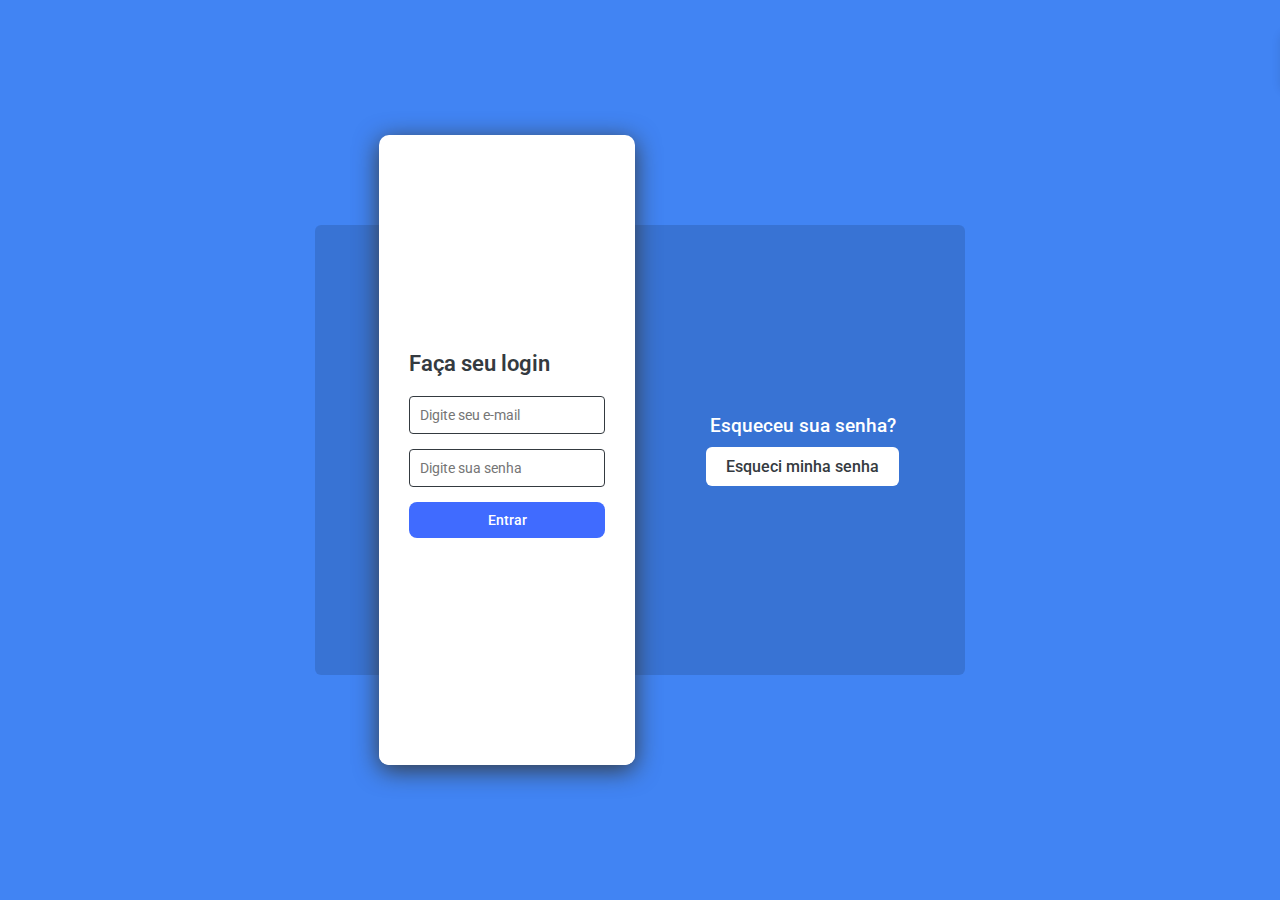
<file: Login/index.html>
<!DOCTYPE html>
<html lang="pt-br">
  <head>
    <meta charset="UTF-8" />
    <meta name="viewport" content="width=device-width, initial-scale=1.0" />
    <link rel="stylesheet" href="Views/css/login.css" />
    <script src="https://cdnjs.cloudflare.com/ajax/libs/gsap/3.9.1/gsap.min.js"></script>
    <title>Login</title>
  </head>
  <body>
    <div class="container">
      <div class="box sigin">
        <h2>Já possui uma conta?</h2>
        <button class="btnSigin">Acesse</button>
      </div>
      <div class="box forgotPassword">
        <h2>Esqueceu sua senha?</h2>
        <button class="btnEsqueciSenha">Esqueci minha senha</button>
      </div>
      <div class="formBox">
        <div class="form signinForm">
          <form action="#">
            <h3>Faça seu login</h3>
            <input type="text" placeholder="Digite seu e-mail" />
            <input type="password" placeholder="Digite sua senha" />
            <input type="submit" value="Entrar" formaction="../PainelAdministrativo/Pesquisa/index.html">
          </form>
          <h2>Esqueceu sua senha?</h2>
          <button class="btnEsqueciSenha">Esqueci minha senha</button>
        </div>

        <div class="form forgotPasswordForm">
          <form action="#">
            <h3>Informe seu e-mail</h3>
            <input
              type="email"
              id="txtEmail"
              placeholder="Qual seu e-mail cadastrado?"
            />
            <div class="content">
              <button class="button">
                Enviar e-mail <span class="loader"></span>
              </button>
            </div>
          </form>
          <h2>Já possui uma conta?</h2>
          <button class="btnSigin">Acesse</button>
        </div>
      </div>
    </div>

    <div class="toast">
      <div class="toast-content">
        <i class="material-icons">warning</i>
        <div class="message">
          <span class="text text-1"></span>
          <span class="text text-2"></span>
        </div>
      </div>
      <div class="progress"></div>
    </div>
    
    <script src="Views/js/login.js"></script>
  </body>
</html>
</file>
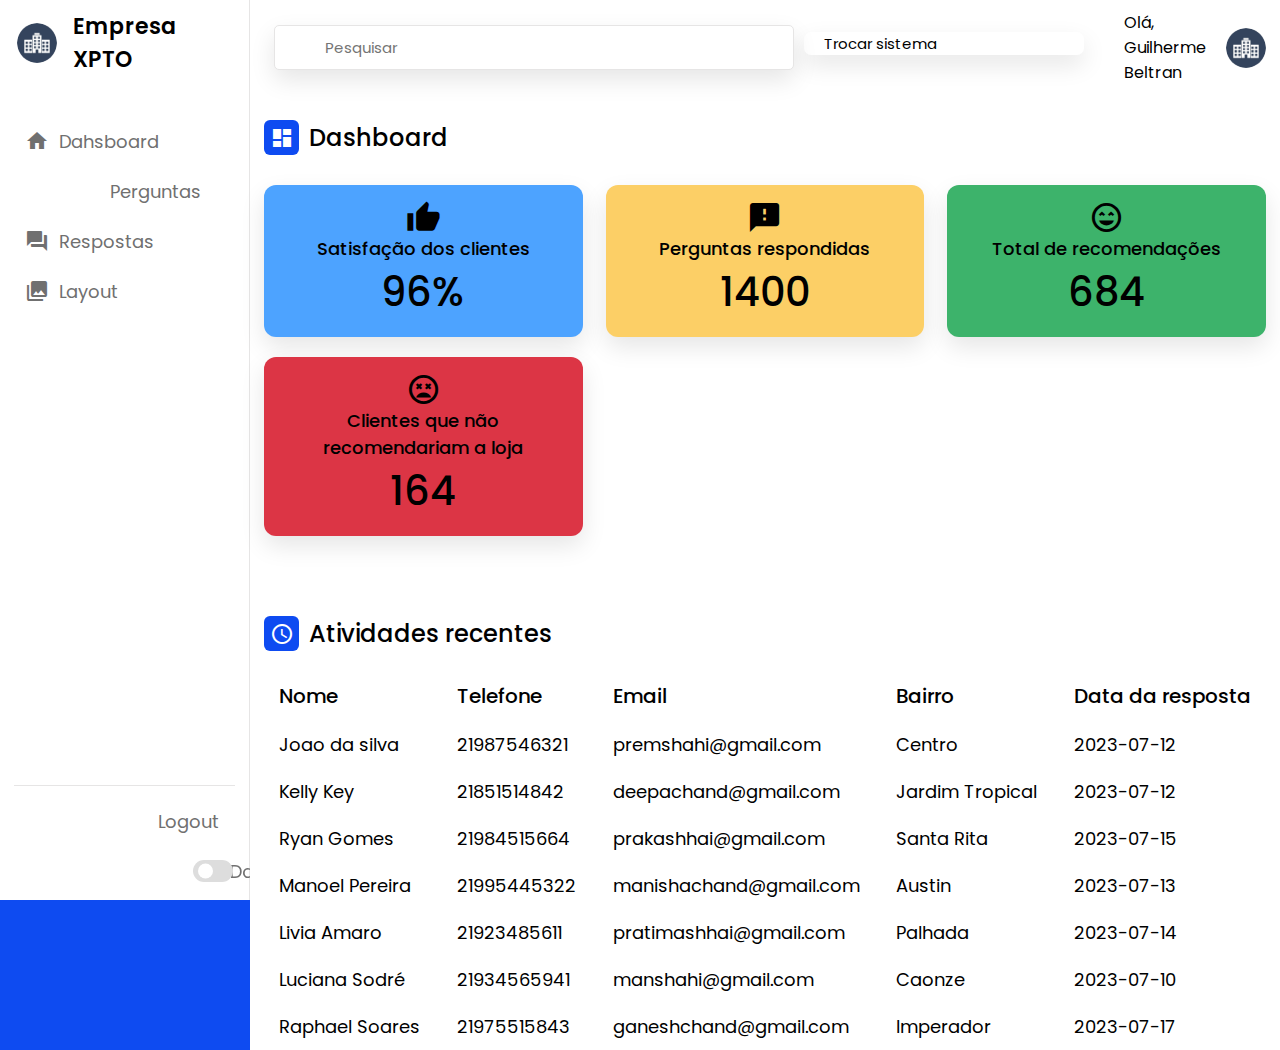
<file: PainelAdministrativo/Pesquisa/index.html>
<!DOCTYPE html>
<html lang="pt-br">
<head>
    <meta charset="UTF-8">
    <meta http-equiv="X-UA-Compatible" content="IE=edge">
    <meta name="viewport" content="width=device-width, initial-scale=1.0">
    
    <!----======== CSS ======== -->
    <link rel="stylesheet" href="Views/css/dashboard.css">
     
    <!----===== Iconscout CSS ===== -->
    <link rel="stylesheet" href="https://unicons.iconscout.com/release/v4.0.0/css/line.css">

    <title>Dashboard | Painel Adminstrativo</title>
</head>
<body>
    <!----======== MENU ======== -->
    <nav>
        <div class="logo-name">
            <div class="logo-image">
               <img src="Views/img/empresaxpto.png" alt="">
            </div>

            <span class="logo_name">Empresa XPTO</span>
        </div>

        <div class="menu-items">
            <ul class="nav-links">
                <li><a href="index.html">
                    <i class="material-icons">home</i>
                    <span class="link-name">Dahsboard</span>
                </a></li>
                <li><a href="perguntas.html">
                    <i class="material-icons">quiz</i>
                    <span class="link-name">Perguntas</span>
                </a></li>
                <li><a href="respostas.html">
                    <i class="material-icons">question_answer</i>
                    <span class="link-name">Respostas</span>
                </a></li>
                <li><a href="layout.html">
                    <i class="material-icons">collections</i>
                    <span class="link-name">Layout</span>
                </a></li>
            </ul>
            
            <ul class="logout-mode">
                <li><a href="#">
                    <i class="material-icons">logout</i>
                    <span class="link-name">Logout</span>
                </a></li>

                <li class="mode">
                    <a href="#">
                        <i class="material-icons">dark_mode</i>
                    <span class="link-name">Dark Mode</span>
                </a>

                <div class="mode-toggle">
                  <span class="switch"></span>
                </div>
            </li>
            </ul>
        </div>
    </nav>
    <!----======== FIM MENU ======== -->
    <!----======== CONTEÚDO DA PÁGINA ======== -->
    <section class="dashboard">
        <!----======== HEADER ======== -->
        <div class="top">
            <i class="uil uil-bars sidebar-toggle"></i>

            <div class="search-box">
                <i class="uil uil-search"></i>
                <input type="text" placeholder="Pesquisar">
            </div>
            <div class="sistemas">
                <div class="wrapper sistemas">
                    <div class="select-btn">
                      <span>Trocar sistema</span>
                      <i class="uil uil-angle-down"></i>
                    </div>
                    <div class="content">
                      <div class="search">
                        <i class="material-icons">search</i>
                        <input spellcheck="false" type="text" placeholder="Navegar entre sistemas">
                      </div>
                      <ul class="options"></ul>
                    </div>
                  </div>
            </div>
            <div class="nome_usuario">
                Olá, Guilherme Beltran
            </div>

            <div class="imagens">
                <img src="Views/img/empresaxpto.png" alt="">
            </div>
            
        </div>
        <!----======== FIM HEADER ======== -->
        <!----======== CONTEÚDO DASHBOARD ======== -->
        <div class="dash-content">
            <!----======== GRAFICOS E DADOS DASHBOARD ======== -->
            <div class="overview">
                <div class="title">
                    <i class="material-icons">dashboard</i>
                    <span class="text">Dashboard</span>
                </div>

                <div class="boxes">
                    <div class="box box1">
                        <i class="material-icons">thumb_up</i>
                        <span class="text">Satisfação dos clientes</span>
                        <span class="number">96%</span>
                    </div>
                    <div class="box box2">
                        <i class="material-icons">feedback</i>
                        <span class="text">Perguntas respondidas</span>
                        <span class="number">1400</span>
                    </div>
                    <div class="box box3">
                        <i class="material-icons">sentiment_very_satisfied</i>
                        <span class="text">Total de recomendações</span>
                        <span class="number">684</span>
                    </div>
                    <div class="box box4">
                        <i class="material-icons">sentiment_very_dissatisfied</i>
                        <span class="text">Clientes que não recomendariam a loja</span>
                        <span class="number">164</span>
                    </div>
                </div>
            </div>
            <!----======== FIM GRAFICOS E DADOS DASHBOARD ======== -->
            <!----======== TABELA ATIVIDADES RECENTES ======== -->
            <div class="activity">
                <div class="title">
                    <i class="material-icons">schedule</i>
                    <span class="text">Atividades recentes</span>
                </div>

                <div class="activity-data">
                    <div class="data names">
                        <span class="data-title">Nome</span>
                        <span class="data-list">Joao da silva</span>
                        <span class="data-list">Kelly Key</span>
                        <span class="data-list">Ryan Gomes</span>
                        <span class="data-list">Manoel Pereira</span>
                        <span class="data-list">Livia Amaro</span>
                        <span class="data-list">Luciana Sodré</span>
                        <span class="data-list">Raphael Soares</span>
                    </div>
                    <div class="data telefone">
                        <span class="data-title">Telefone</span>
                        <span class="data-list">21987546321</span>
                        <span class="data-list">21851514842</span>
                        <span class="data-list">21984515664</span>
                        <span class="data-list">21995445322</span>
                        <span class="data-list">21923485611</span>
                        <span class="data-list">21934565941</span>
                        <span class="data-list">21975515843</span>
                    </div>
                    <div class="data email">
                        <span class="data-title">Email</span>
                        <span class="data-list">premshahi@gmail.com</span>
                        <span class="data-list">deepachand@gmail.com</span>
                        <span class="data-list">prakashhai@gmail.com</span>
                        <span class="data-list">manishachand@gmail.com</span>
                        <span class="data-list">pratimashhai@gmail.com</span>
                        <span class="data-list">manshahi@gmail.com</span>
                        <span class="data-list">ganeshchand@gmail.com</span>
                    </div>
                    <div class="data status">
                        <span class="data-title">Bairro</span>
                        <span class="data-list">Centro</span>
                        <span class="data-list">Jardim Tropical</span>
                        <span class="data-list">Santa Rita</span>
                        <span class="data-list">Austin</span>
                        <span class="data-list">Palhada</span>
                        <span class="data-list">Caonze</span>
                        <span class="data-list">Imperador</span>
                    </div>
                    <div class="data data-resposta">
                        <span class="data-title">Data da resposta</span>
                        <span class="data-list">2023-07-12</span>
                        <span class="data-list">2023-07-12</span>
                        <span class="data-list">2023-07-15</span>
                        <span class="data-list">2023-07-13</span>
                        <span class="data-list">2023-07-14</span>
                        <span class="data-list">2023-07-10</span>
                        <span class="data-list">2023-07-17</span>
                    </div>
                    
                </div>
            </div>
            <!----======== FIM TABELA ATIVIDADES RECENTES ======== -->
        </div>
        <!----======== CONTEÚDO DASHBOARD ======== -->
    </section>
    <!----======== FIM CONTEÚDO DA PÁGINA ======== -->

    <script src="Views/js/darkMode.js"></script>
    <script src="Views/js/comboBox.js"></script>
</body>
</html>
</file>
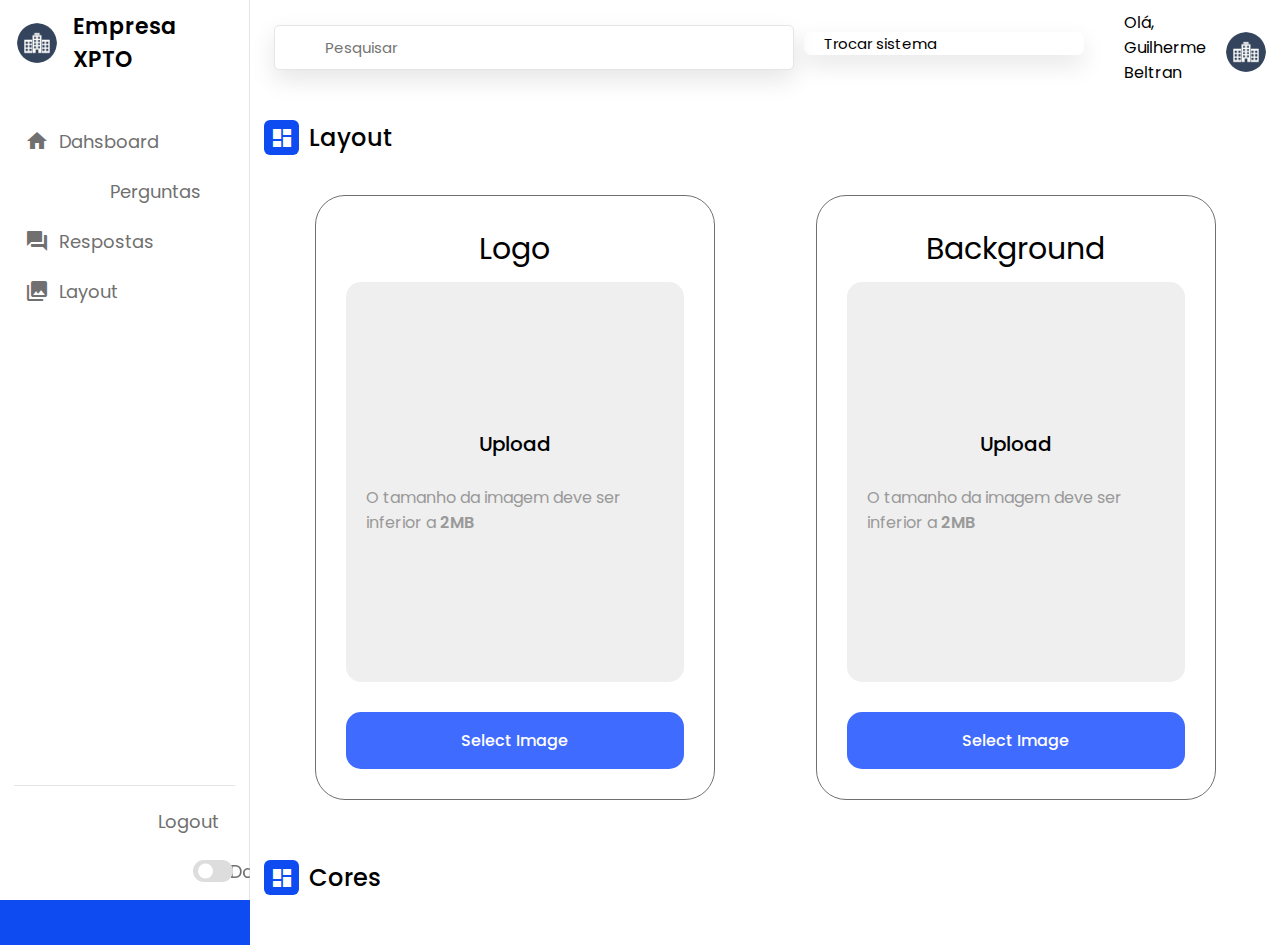
<file: PainelAdministrativo/Pesquisa/layout.html>
<!DOCTYPE html>
<html lang="pt-br">
  <head>
    <meta charset="UTF-8" />
    <meta http-equiv="X-UA-Compatible" content="IE=edge" />
    <meta name="viewport" content="width=device-width, initial-scale=1.0" />

    <!----======== CSS ======== -->
    <link rel="stylesheet" href="Views/css/layout.css" />

    <!----===== Iconscout CSS ===== -->
    <link
      rel="stylesheet"
      href="https://unicons.iconscout.com/release/v4.0.0/css/line.css"
    />

    <title>Layout | Painel Adminstrativo</title>
  </head>
  <body>
    <!----======== MENU ======== -->
    <nav>
      <div class="logo-name">
        <div class="logo-image">
          <img src="Views/img/empresaxpto.png" alt="" />
        </div>

        <span class="logo_name">Empresa XPTO</span>
      </div>

      <div class="menu-items">
        <ul class="nav-links">
          <li>
            <a href="index.html">
              <i class="material-icons">home</i>
              <span class="link-name">Dahsboard</span>
            </a>
          </li>
          <li>
            <a href="perguntas.html">
              <i class="material-icons">quiz</i>
              <span class="link-name">Perguntas</span>
            </a>
          </li>
          <li>
            <a href="respostas.html">
              <i class="material-icons">question_answer</i>
              <span class="link-name">Respostas</span>
            </a>
          </li>
          <li>
            <a href="layout.html">
              <i class="material-icons">collections</i>
              <span class="link-name">Layout</span>
            </a>
          </li>
        </ul>

        <ul class="logout-mode">
          <li>
            <a href="#">
              <i class="material-icons">logout</i>
              <span class="link-name">Logout</span>
            </a>
          </li>

          <li class="mode">
            <a href="#">
              <i class="material-icons">dark_mode</i>
              <span class="link-name">Dark Mode</span>
            </a>

            <div class="mode-toggle">
              <span class="switch"></span>
            </div>
          </li>
        </ul>
      </div>
    </nav>
    <!----======== FIM MENU ======== -->
    <!----======== CONTEÚDO DA PÁGINA ======== -->
    <section class="dashboard">
      <!----======== HEADER ======== -->
      <div class="top">
        <i class="uil uil-bars sidebar-toggle"></i>

        <div class="search-box">
          <i class="uil uil-search"></i>
          <input type="text" placeholder="Pesquisar" />
        </div>
        <div class="sistemas">
          <div class="wrapper sistemas">
            <div class="select-btn">
              <span>Trocar sistema</span>
              <i class="uil uil-angle-down"></i>
            </div>
            <div class="content">
              <div class="search">
                <i class="material-icons">search</i>
                <input
                  spellcheck="false"
                  type="text"
                  placeholder="Navegar entre sistemas"
                />
              </div>
              <ul class="options"></ul>
            </div>
          </div>
        </div>
        <div class="nome_usuario">Olá, Guilherme Beltran</div>

        <div class="imagens">
          <img src="Views/img/empresaxpto.png" alt="" />
        </div>
      </div>
      <!----======== FIM HEADER ======== -->
      <!----======== CONTEÚDO DASHBOARD ======== -->
      <div class="dash-content">
        <!----======== GRAFICOS E DADOS DASHBOARD ======== -->
        <div class="overview">
          <div class="title">
            <i class="material-icons">dashboard</i>
            <span class="text">Layout</span>
          </div>

          <div class="imagens">
            <div class="container logo">
              <span class="text">Logo</span>
              <input type="file" id="file_logo" accept="image/*" hidden>
              <div class="img-area" data-img="">
                <i class="uil uil-cloud-upload"></i>
                <h3>Upload</h3>
                <p>O tamanho da imagem deve ser inferior a <span>2MB</span></p>
              </div>
              <button class="select-image">Select Image</button>
            </div>
            <div class="container background">
              <span class="text">Background</span>
              <input type="file" id="file_background" accept="image/*" hidden>
              <div class="img-area" data-img="">
                <i class="uil uil-cloud-upload"></i>
                <h3>Upload</h3>
                <p>O tamanho da imagem deve ser inferior a <span>2MB</span></p>
              </div>
              <button class="select-image">Select Image</button>
            </div>
          </div>

          <div class="title">
            <i class="material-icons">dashboard</i>
            <span class="text">Cores</span>
          </div>

        </div>
        <!----======== FIM GRAFICOS E DADOS DASHBOARD ======== -->
      </div>
      <!----======== CONTEÚDO DASHBOARD ======== -->
    </section>
    <!----======== FIM CONTEÚDO DA PÁGINA ======== -->

    <script src="Views/js/darkMode.js"></script>
    <script src="Views/js/comboBox.js"></script>
    <script src="Views/js/file.js"></script>
  </body>
</html>
</file>
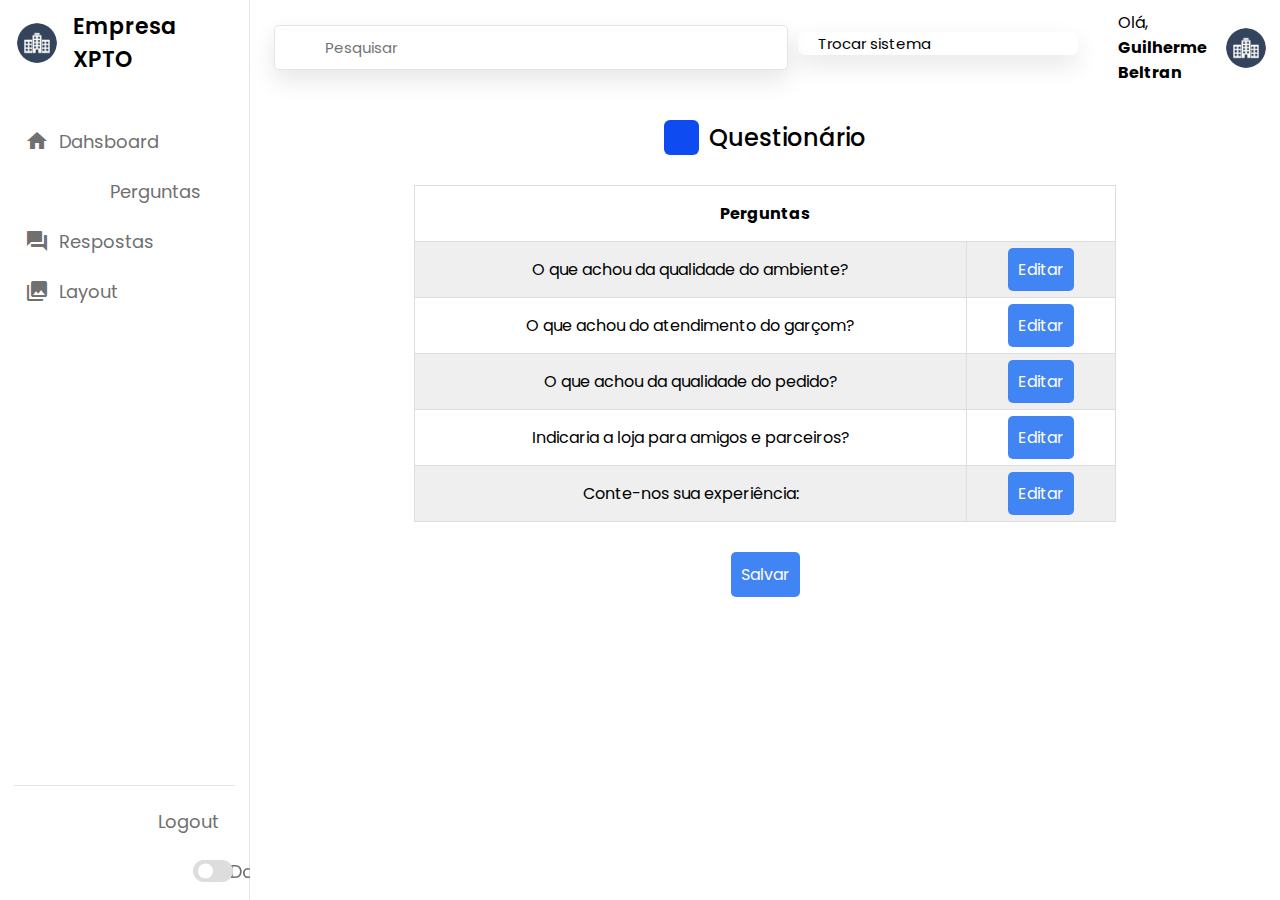
<file: PainelAdministrativo/Pesquisa/perguntas.html>
<!DOCTYPE html>
<html lang="pt-br">
  <head>
    <meta charset="UTF-8" />
    <meta http-equiv="X-UA-Compatible" content="IE=edge" />
    <meta name="viewport" content="width=device-width, initial-scale=1.0" />

    <!----======== CSS ======== -->
    <link rel="stylesheet" href="Views/css/perguntas.css" />

    <!----===== Iconscout CSS ===== -->
    <link
      rel="stylesheet"
      href="https://unicons.iconscout.com/release/v4.0.0/css/line.css"
    />
    <!----===== Ajax ===== -->
    <link rel="stylesheet" href="https://cdnjs.cloudflare.com/ajax/libs/font-awesome/6.2.0/css/all.min.css"/>

    <title>Perguntas | Painel Adminstrativo</title>
  </head>
  <body>
    <!----======== MENU ======== -->
    <nav>
      <div class="logo-name">
        <div class="logo-image">
          <img src="Views/img/empresaxpto.png" alt="" />
        </div>

        <span class="logo_name">Empresa XPTO</span>
      </div>

      <div class="menu-items">
        <ul class="nav-links">
          <li>
            <a href="index.html">
              <i class="material-icons">home</i>
              <span class="link-name">Dahsboard</span>
            </a>
          </li>
          <li>
            <a href="perguntas.html">
              <i class="material-icons">quiz</i>
              <span class="link-name">Perguntas</span>
            </a>
          </li>
          <li>
            <a href="respostas.html">
              <i class="material-icons">question_answer</i>
              <span class="link-name">Respostas</span>
            </a>
          </li>
          <li>
            <a href="layout.html">
              <i class="material-icons">collections</i>
              <span class="link-name">Layout</span>
            </a>
          </li>
        </ul>

        <ul class="logout-mode">
          <li>
            <a href="#">
              <i class="material-icons">logout</i>
              <span class="link-name">Logout</span>
            </a>
          </li>

          <li class="mode">
            <a href="#">
              <i class="material-icons">dark_mode</i>
              <span class="link-name">Dark Mode</span>
            </a>

            <div class="mode-toggle">
              <span class="switch"></span>
            </div>
          </li>
        </ul>
      </div>
    </nav>
    <!----======== FIM MENU ======== -->
    <!----======== CONTEÚDO DA PÁGINA ======== -->
    <section class="dashboard">
      <!----======== HEADER ======== -->
      <div class="top">
        <i class="uil uil-bars sidebar-toggle"></i>

        <div class="search-box">
          <i class="uil uil-search"></i>
          <input type="text" placeholder="Pesquisar" />
        </div>
        <div class="sistemas">
          <div class="wrapper sistemas">
            <div class="select-btn">
              <span>Trocar sistema</span>
              <i class="uil uil-angle-down"></i>
            </div>
            <div class="content">
              <div class="search">
                <i class="material-icons">search</i>
                <input
                  spellcheck="false"
                  type="text"
                  placeholder="Navegar entre sistemas"
                />
              </div>
              <ul class="options"></ul>
            </div>
          </div>
        </div>
        <div class="nome_usuario">Olá, <b>Guilherme Beltran</b></div>

        <div class="imagens">
          <img src="Views/img/empresaxpto.png" alt="" />
        </div>
      </div>
      <!----======== FIM HEADER ======== -->
      <!----======== CONTEÚDO DASHBOARD ======== -->
      <div class="dash-content">
        <!----======== TABELA QUESTIONÁRIO ======== -->
        <div class="activity">
          <div class="title">
            <i class="material-icons">quiz</i>
            <span class="text">Questionário</span>
          </div>

          
          <div class="activity-data">
            <table>
              <tr>
                <th hidden>Id</th>
                <th colspan="3">Perguntas</th>
              </tr>
              <tr>
                <td id="idPergunta1" hidden>1</td>
                <td id="1">O que achou da qualidade do ambiente?</td>
                <td><a href="#" role="button" class="btnEditar pergunta1">Editar</a></td>
              </tr>
              <tr>
                <td id="idPergunta2" hidden>2</td>
                <td id="2">O que achou do atendimento do garçom?</td>
                <td><a href="#" role="button" class="btnEditar pergunta2">Editar</a></td>
              </tr>
              <tr>
                <td id="idPergunta3" hidden>3</td>
                <td id="3">O que achou da qualidade do pedido?</td>
                <td><a href="#" role="button" class="btnEditar pergunta3">Editar</a></td>
              </tr>
              <tr>
                <td id="idPergunta4" hidden>4</td>
                <td id="4">Indicaria a loja para amigos e parceiros?</td>
                <td><a href="#" role="button" class="btnEditar pergunta4">Editar</a></td>
              </tr>
              <tr>
                <td id="idPergunta5" hidden>5</td>
                <td id="5">Conte-nos sua experiência:</td>
                <td><a href="#" role="button" class="btnEditar pergunta5">Editar</a></td>
              </tr>
            </table>
          </div>
        </div>
        <!----======== FIM TABELA QUESTIONÁRIO ======== -->
        <div class="manipularForm">
          <a href="#" role="button" class="btnSalvar" id="success">Salvar</a>
        </div>

        <!----======== MODAL EDITAR ======== -->
        <section class="section_modal editar">
            <span class="overlay"></span>
            <div class="modal-box">
                <i class="uil uil-edit"></i>
              <h2>Alterar pergunta</h2>
              <input type="text" placeholder="Pesquisar" />
              <div class="buttons">
                <button class="btnFinalizarAlteracao" id="btnFinalizarAlteracao">Finalizar alteração</button>
                <button class="close-btn" id="close-btn">Fechar</button>
              </div>
            </div>
          </section>
        <!----======== FIM MODAL EDITAR ======== -->

        <!----======== MODAL SALVAR ======== -->
        <ul class="notifications"></ul>
        <!----======== FIM MODAL SALVAR ======== -->

      </div>
      <!----======== FIM CONTEÚDO DASHBOARD ======== -->
    </section>

    <!----======== FIM CONTEÚDO DA PÁGINA ======== -->

    <script src="Views/js/darkMode.js"></script>
    <script src="Views/js/comboBox.js"></script>
    <script src="Views/js/modalEditar.js"></script>
    <script src="Views/js/notificacao.js"></script>
</html>
</file>
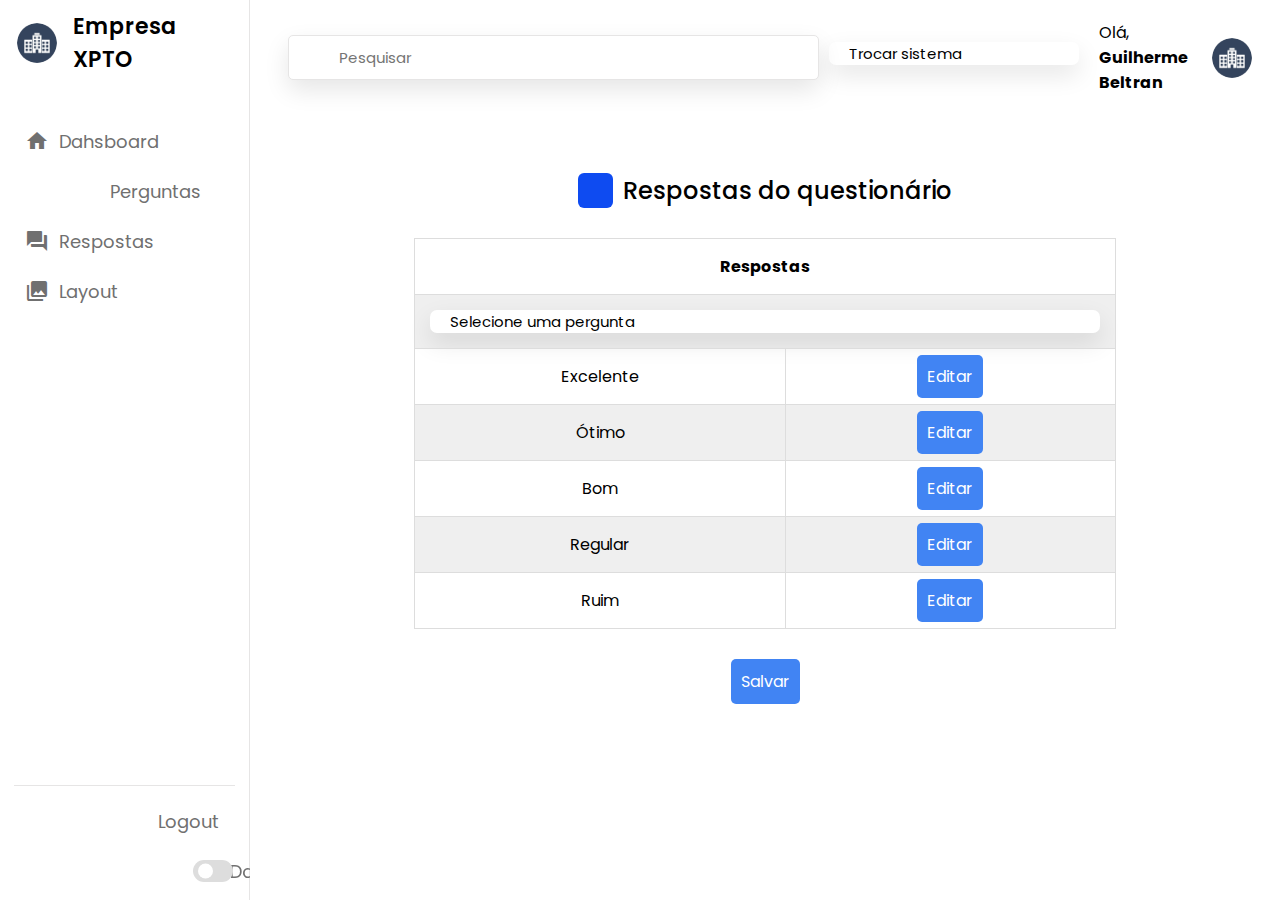
<file: PainelAdministrativo/Pesquisa/respostas.html>
<!DOCTYPE html>
<html lang="pt-br">
  <head>
    <meta charset="UTF-8" />
    <meta http-equiv="X-UA-Compatible" content="IE=edge" />
    <meta name="viewport" content="width=device-width, initial-scale=1.0" />

    <!----======== CSS ======== -->
    <link rel="stylesheet" href="Views/css/respostas.css" />

    <!----===== Iconscout CSS ===== -->
    <link
      rel="stylesheet"
      href="https://unicons.iconscout.com/release/v4.0.0/css/line.css"
    />
    <!----===== Ajax ===== -->
    <link rel="stylesheet" href="https://cdnjs.cloudflare.com/ajax/libs/font-awesome/6.2.0/css/all.min.css"/>

    <title>Respostas | Painel Adminstrativo</title>
  </head>
  <body>
    <!----======== MENU ======== -->
    <nav>
      <div class="logo-name">
        <div class="logo-image">
          <img src="Views/img/empresaxpto.png" alt="" />
        </div>

        <span class="logo_name">Empresa XPTO</span>
      </div>

      <div class="menu-items">
        <ul class="nav-links">
          <li>
            <a href="index.html">
              <i class="material-icons">home</i>
              <span class="link-name">Dahsboard</span>
            </a>
          </li>
          <li>
            <a href="perguntas.html">
              <i class="material-icons">quiz</i>
              <span class="link-name">Perguntas</span>
            </a>
          </li>
          <li>
            <a href="respostas.html">
              <i class="material-icons">question_answer</i>
              <span class="link-name">Respostas</span>
            </a>
          </li>
          <li>
            <a href="layout.html">
              <i class="material-icons">collections</i>
              <span class="link-name">Layout</span>
            </a>
          </li>
        </ul>

        <ul class="logout-mode">
          <li>
            <a href="#">
              <i class="material-icons">logout</i>
              <span class="link-name">Logout</span>
            </a>
          </li>

          <li class="mode">
            <a href="#">
              <i class="material-icons">dark_mode</i>
              <span class="link-name">Dark Mode</span>
            </a>

            <div class="mode-toggle">
              <span class="switch"></span>
            </div>
          </li>
        </ul>
      </div>
    </nav>
    <!----======== FIM MENU ======== -->
    <!----======== CONTEÚDO DA PÁGINA ======== -->
    <section class="dashboard">
      <!----======== HEADER ======== -->
      <div class="top">
        <i class="uil uil-bars sidebar-toggle"></i>

        <div class="search-box">
          <i class="uil uil-search"></i>
          <input type="text" placeholder="Pesquisar" />
        </div>
        <div class="sistemas">
          <div class="wrapper sistemas">
            <div class="select-btn">
              <span>Trocar sistema</span>
              <i class="uil uil-angle-down"></i>
            </div>
            <div class="content">
              <div class="search">
                <i class="material-icons">search</i>
                <input
                  spellcheck="false"
                  type="text"
                  placeholder="Navegar entre sistemas"
                />
              </div>
              <ul class="options"></ul>
            </div>
          </div>
        </div>
        <div class="nome_usuario">Olá, <b>Guilherme Beltran</b></div>

        <div class="imagens">
          <img src="Views/img/empresaxpto.png" alt="" />
        </div>
      </div>
      <!----======== FIM HEADER ======== -->
      <!----======== CONTEÚDO DASHBOARD ======== -->
      <div class="dash-content">
        <!----======== TABELA QUESTIONÁRIO ======== -->
        <div class="activity">
          <div class="title">
            <i class="material-icons">quiz</i>
            <span class="text">Respostas do questionário</span>
          </div>

          
          <div class="activity-data">
            <table>
              <tr>
                <th hidden>Id</th>
                <th colspan="3">Respostas</th>
              </tr>
              <tr>
                <td colspan="3">
                    <div class="perguntas">
                        <div class="wrapper perguntas">
                          <div class="select-btn perguntas">
                            <span>Selecione uma pergunta</span>
                            <i class="uil uil-angle-down"></i>
                          </div>
                          <div class="content">
                            <div class="search">
                              <i class="material-icons">search</i>
                              <input
                                spellcheck="false"
                                type="text"
                                placeholder="Escolha uma pergunta"
                              />
                            </div>
                            <ul class="options"></ul>
                          </div>
                        </div>
                      </div>
                </td>
              </tr>
              <tr>
                <td id="idPergunta1" hidden>1</td>
                <td colspan="2" id="1">Excelente</td>
                <td><a href="#" role="button" class="btnEditar pergunta1">Editar</a></td>
              </tr>
              <tr>
                <td id="idPergunta2" hidden>2</td>
                <td colspan="2"  id="2">Ótimo</td>
                <td><a href="#" role="button" class="btnEditar pergunta2">Editar</a></td>
              </tr>
              <tr>
                <td id="idPergunta3" hidden>3</td>
                <td colspan="2"  id="3">Bom</td>
                <td><a href="#" role="button" class="btnEditar pergunta3">Editar</a></td>
              </tr>
              <tr>
                <td id="idPergunta4" hidden>4</td>
                <td colspan="2"  id="4">Regular</td>
                <td><a href="#" role="button" class="btnEditar pergunta4">Editar</a></td>
              </tr>
              <tr>
                <td id="idPergunta5" hidden>5</td>
                <td colspan="2"  id="5">Ruim</td>
                <td><a href="#" role="button" class="btnEditar pergunta5">Editar</a></td>
              </tr>
            </table>
          </div>
        </div>
        <!----======== FIM TABELA QUESTIONÁRIO ======== -->
        <div class="manipularForm">
          <a href="#" role="button" class="btnSalvar" id="success">Salvar</a>
        </div>

        <!----======== MODAL EDITAR ======== -->
        <section class="section_modal editar">
            <span class="overlay"></span>
            <div class="modal-box">
                <i class="uil uil-edit"></i>
              <h2>Alterar pergunta</h2>
              <input type="text" placeholder="Pesquisar" />
              <div class="buttons">
                <button class="btnFinalizarAlteracao" id="btnFinalizarAlteracao">Finalizar alteração</button>
                <button class="close-btn" id="close-btn">Fechar</button>
              </div>
            </div>
          </section>
        <!----======== FIM MODAL EDITAR ======== -->

        <!----======== MODAL SALVAR ======== -->
        <ul class="notifications"></ul>
        <!----======== FIM MODAL SALVAR ======== -->

      </div>
      <!----======== FIM CONTEÚDO DASHBOARD ======== -->
    </section>

    <!----======== FIM CONTEÚDO DA PÁGINA ======== -->

    <script src="Views/js/darkMode.js"></script>
    <script src="Views/js/comboBox.js"></script>
    <script src="Views/js/comboBoxRespostas"></script>
    <script src="Views/js/modalEditar.js"></script>
    <script src="Views/js/notificacao.js"></script>
</html>
</file>
<file: Login/Views/css/login.css>
@charset "UTF-8";
@import url(https://fonts.googleapis.com/css?family=Arimo:400,700|Roboto:300i,400,400i,500,700|Material+Icons&display=swap);
:root {
  --blue: #013bfa;
  --indigo: #6610f2;
  --purple: #6f42c1;
  --pink: #e83e8c;
  --red: #dc3545;
  --orange: #fd7e14;
  --yellow: #fdb813;
  --green: #28a745;
  --teal: #20c997;
  --cyan: #17a2b8;
  --white: #fff;
  --gray: #6c757d;
  --gray-dark: #343a40;
  --black: #000;
  --primary: #28a745;
  --secondary: #f9f9f9;
  --success: #3db36b;
  --info: #4184f3;
  --warning: #fccf66;
  --danger: #dc3545;
  --light: #efefef;
  --dark: #343a40;
  --colorTitle: #406bff;
}
* {
  margin: 0;
  padding: 0;
  box-sizing: border-box;
  font-family: "Roboto", sans-serif;
}
body {
  display: flex;
  justify-content: center;
  align-items: center;
  min-height: 100vh;
  background-color: var(--info);
}
/* .slide{
    background-color: #406bff;
} */
.container {
  position: relative;
  width: 50vw;
  height: 50vh;
  max-width: 800px;
  min-width: 650px;
  background-color: rgba(0, 0, 0, 0.125);
  display: flex;
  justify-content: center;
  align-items: center;
  border-radius: 6px;
  margin-right: 30px;
  margin-left: 30px;
}
.container .box {
  position: relative;
  width: 50%;
  height: 100%;
  z-index: 10;
  display: flex;
  justify-content: center;
  align-items: center;
  flex-direction: column;
  padding: 40px;
}
.container .box h2 {
  color: var(--white);
  font-size: 1.2rem;
  font-weight: 500;
  margin-bottom: 10px;
}
.container .box button {
  cursor: pointer;
  padding: 10px 20px;
  background-color: var(--white);
  color: var(--dark);
  font-size: 16px;
  font-weight: 500;
  border: none;
  border-radius: 6px;
  outline: none;
}
.formBox {
  position: absolute;
  left: 5vw;
  min-width: 200px;
  width: 20vw;
  min-height: 280px;
  height: 70vh;
  border-radius: 10px;
  background-color: var(--white);
  z-index: 1000;
  box-shadow: 0 5px 25px var(--gray-dark);
  transition: 0.5s;
  transition-delay: 0.1s;
  overflow: hidden;
}
.slide .formBox {
  left: 17vw;
}
.formBox .form {
  position: absolute;
  top: 0;
  left: 0;
  width: 100%;
  height: 100%;
  display: flex;
  flex-direction: column;
  justify-content: center;
  align-items: center;
  transition: 0.5s;
  background-color: var(--white);
  margin-top: 50px;
}
.formBox .form.forgotPasswordForm {
  top: 100%;
  transition-delay: 0s;
}
.slide .formBox .form.forgotPasswordForm {
  top: 0;
  transition-delay: 0.5s;
}
.formBox .form.signinForm {
  top: 0;
  transition-delay: 0.5s;
}
.slide .formBox .form.signinForm {
  top: -100%;
  transition-delay: 0s;
}
.formBox .form form {
  display: flex;
  flex-direction: column;
  padding: 0 30px;
  width: 100%;
}
.formBox .form form h3 {
  font-size: 1.4rem;
  color: var(--gray-dark);
  margin-bottom: 20px;
  font-weight: 600;
}
.formBox .form form input {
  width: 100%;
  margin-bottom: 15px;
  padding: 10px;
  outline: none;
  font-size: 0.88rem;
  border: 1px solid var(--gray-dark);
  border-radius: 4px;
}
.formBox .form form input[type="submit"] {
  background-color: var(--colorTitle);
  border: none;
  border-radius: 8px;
  color: var(--white);
  cursor: pointer;
  font-weight: 500;
}
.form.signinForm h2 {
  visibility: hidden;
  margin-top: 30px;
}
.form.signinForm button.btnEsqueciSenha {
  cursor: pointer;
  padding: 10px 20px;
  background-color: #5b96f7;
  color: var(--white);
  font-size: 16px;
  font-weight: 500;
  border: none;
  border-radius: 6px;
  outline: none;
  visibility: hidden;
}
.slide .form.forgotPasswordForm h2 {
  visibility: hidden;
  margin-top: 30px;
}
.slide .form.forgotPasswordForm button.btnSigin {
  cursor: pointer;
  padding: 10px 20px;
  background-color: #5b96f7;
  color: var(--white);
  font-size: 16px;
  font-weight: 500;
  border: none;
  border-radius: 6px;
  outline: none;
  visibility: hidden;
}

@media (max-width: 1276px) {
  .container {
    margin-right: 50px;
    margin-left: 50px;
    height: 330px;
  }

  .box {
    margin-right: 30px;
    margin-left: 30px;
  }
  .container .box h2 {
    visibility: hidden;
  }
  .container .box button {
    visibility: hidden;
  }
  .form.signinForm h2 {
    visibility: visible;
  }
  .form.signinForm button.btnEsqueciSenha {
    visibility: visible;
    font-size: 15px;
    margin-top: 5px;
  }
  .slide .form.forgotPasswordForm h2 {
    visibility: visible;
    font-size: 20px;
  }
  .slide .form.forgotPasswordForm button.btnSigin {
    visibility: visible;
  }
  .slide .formBox {
    left: auto;
    min-width: 250px;
    height: 400px;
  }
  .formBox {
    left: auto;
    min-width: 320px;
    height: 400px;
  }
  .formBox .form.signinForm {
    top: -20px;
  }
  .form.signinForm h2 {
    margin-top: 0;
    font-size: 20px;
  }
  .formBox .form form {
    padding: 0 25px;
  }
}
@media (max-width: 768px) {
  .container {
    min-width: 460px;
  }
  .formBox {
    left: auto;
    min-width: 300px;
    height: 400px;
  }
  .formBox .form form {
    padding: 0 28px;
  }
  .slide .form.forgotPasswordForm h2 {
    font-size: 20px;
  }
}
@media (max-width: 540px) {
  .container {
    margin-right: 50px;
    margin-left: 50px;
    min-width: 450px;
    height: 330px;
  }
  .formBox .form form {
    padding: 0 25px;
  }
}

@media (max-width: 450px) {
  .container {
    min-width: 300px;
  }
  .formBox {
    left: auto;
    min-width: 260px;
  }
  .slide .formBox {
    left: auto;
    min-width: 260px;
  }
  .formBox .form form {
    padding: 0 30px;
  }
  .form.signinForm h2,
  .slide .form.forgotPasswordForm h2 {
    font-size: 18px;
  }
  .form.signinForm button.btnEsqueciSenha,
  .slide .form.forgotPasswordForm button.btnSigin {
    font-size: 14px;
  }
}

.button {
  position: relative;
  font-family: "Roboto", sans-serif;
  font-weight: bold;
  background: var(--colorTitle);
  color: #fff;
  border-radius: 6px;
  border: 0;
  height: 36px;
  width: 100%;
  line-height: 36px;
  cursor: pointer;
  transition-duration: 0.3s;
  outline: none;
}
.button:hover {
  background: #5980ff;
}

.loader {
  transition-duration: 2.5s;
  left: 0;
  bottom: 0;
  position: absolute;
  width: 0;
  height: 4px;
  border-radius: 50px;
  background: var(--colorTitle);
}

.toast {
  position: fixed;
  top: 25px;
  right: 30px;
  border-radius: 12px;
  background: var(--light);
  padding: 20px 35px 20px 25px;
  box-shadow: 0 5px 10px rgba(0, 0, 0, 0.1);
  border-left: 15px solid var(--warning);
  overflow: hidden;
  transform: translateX(calc(100% + 30px));
  transition: all 0.5s cubic-bezier(0.68, -0.55, 0.265, 1.35);
  z-index: 10000;
}

.toast.active {
  transform: translateX(0%);
}

.toast .toast-content {
  display: flex;
  align-items: center;
}

.toast-content .check {
  display: flex;
  align-items: center;
  justify-content: center;
  height: 35px;
  width: 35px;
  background-color: #4070f4;
  color: #fff;
  font-size: 20px;
  border-radius: 50%;
}

.toast-content .message {
  display: flex;
  flex-direction: column;
  margin: 0 20px;
}

.message .text {
  font-size: 20px;
  font-weight: 400;
  color: #666666;
}

.message .text.text-1 {
  font-weight: 600;
  color: #333;
}

.toast .close {
  position: absolute;
  top: 10px;
  right: 15px;
  padding: 5px;
  cursor: pointer;
  opacity: 0.7;
}

.toast .close:hover {
  opacity: 1;
}

.toast .progress {
  position: absolute;
  bottom: 0;
  left: 0;
  height: 3px;
  width: 100%;
  background: #ddd;
}

.toast .progress:before {
  content: '';
  position: absolute;
  bottom: 0;
  right: 0;
  height: 100%;
  width: 100%;
  background-color: #4070f4;
  /* background-color: var(--warning); */
}

.progress.active:before {
  animation: progress 5s linear forwards;
}

@keyframes progress {
  100% {
    right: 100%;
  }
}

.toast.active ~ button {
  pointer-events: none;
}
</file>
<file: PainelAdministrativo/Pesquisa/Views/css/dashboard.css>
/* ===== Google Font Import - Poppins ===== */
@import url("https://fonts.googleapis.com/css2?family=Poppins:wght@200;300;400;500;600&display=swap");
@import url(https://fonts.googleapis.com/css?family=Arimo:400,700|Roboto:300i,400,400i,500,700|Material+Icons&display=swap);
* {
  margin: 0;
  padding: 0;
  box-sizing: border-box;
  font-family: "Poppins", sans-serif;
}

:root {
  /* ===== Colors ===== */
  --blue: #013bfa;
  --indigo: #6610f2;
  --purple: #6f42c1;
  --pink: #e83e8c;
  --red: #dc3545;
  --orange: #fd7e14;
  --yellow: #fdf913;
  --green: #28a745;
  --teal: #20c997;
  --cyan: #17a2b8;
  --white: #fff;
  --gray: #6c757d;
  --gray-dark: #343a40;
  --black: #000;
  --primary: #28a745;
  --secondary: #f9f9f9;
  --success: #3db36b;
  --info: #4184f3;
  --warning: #fccf66;
  --danger: #dc3545;
  --light: #efefef;
  --dark: #343a40;
  --colorTitle: #406bff;
  --primary-color: #0e4bf1;
  --panel-color: #fff;
  --text-color: #000;
  --black-light-color: #707070;
  --border-color: #e6e5e5;
  --toggle-color: #ddd;
  --box1-color: #4da3ff;
  --box2-color: #ffe6ac;
  --box3-color: #e7d1fc;
  --title-icon-color: #fff;

  /* ====== Transition ====== */
  --tran-05: all 0.5s ease;
  --tran-03: all 0.3s ease;
  --tran-03: all 0.2s ease;
}

body {
  min-height: 100vh;
  background-color: var(--primary-color);
}
body.dark {
  --primary-color: #3a3b3c;
  --panel-color: #242526;
  --text-color: #ccc;
  --black-light-color: #ccc;
  --border-color: #4d4c4c;
  --toggle-color: #fff;
  --box1-color: #3a3b3c;
  --box2-color: #3a3b3c;
  --box3-color: #3a3b3c;
  --title-icon-color: #ccc;
}
/* === Custom Scroll Bar CSS === */
::-webkit-scrollbar {
  width: 8px;
}
::-webkit-scrollbar-track {
  background: #f1f1f1;
}
::-webkit-scrollbar-thumb {
  background: var(--primary-color);
  border-radius: 12px;
  transition: all 0.3s ease;
}

::-webkit-scrollbar-thumb:hover {
  background: #0b3cc1;
}

body.dark::-webkit-scrollbar-thumb:hover,
body.dark .activity-data::-webkit-scrollbar-thumb:hover {
  background: #3a3b3c;
}

nav {
  position: fixed;
  top: 0;
  left: 0;
  height: 100%;
  width: 250px;
  padding: 10px 14px;
  background-color: var(--panel-color);
  border-right: 1px solid var(--border-color);
  transition: var(--tran-05);
}
nav.close {
  width: 73px;
}
nav .logo-name {
  display: flex;
  align-items: center;
}
nav .logo-image {
  display: flex;
  justify-content: center;
  min-width: 45px;
}
nav .logo-image img {
  width: 40px;
  object-fit: cover;
  border-radius: 50%;
}

nav .logo-name .logo_name {
  font-size: 22px;
  font-weight: 600;
  color: var(--text-color);
  margin-left: 14px;
  transition: var(--tran-05);
}
nav.close .logo_name {
  opacity: 0;
  pointer-events: none;
}
nav .menu-items {
  margin-top: 40px;
  height: calc(100% - 90px);
  display: flex;
  flex-direction: column;
  justify-content: space-between;
}
.menu-items li {
  list-style: none;
}
.menu-items li a {
  display: flex;
  align-items: center;
  height: 50px;
  text-decoration: none;
  position: relative;
}
.nav-links li a:hover:before {
  content: "";
  position: absolute;
  left: -7px;
  height: 5px;
  width: 5px;
  border-radius: 50%;
  background-color: var(--primary-color);
}
body.dark li a:hover:before {
  background-color: var(--text-color);
}
.menu-items li a i {
  font-size: 24px;
  min-width: 45px;
  height: 100%;
  display: flex;
  align-items: center;
  justify-content: center;
  color: var(--black-light-color);
}
.menu-items li a .link-name {
  font-size: 18px;
  font-weight: 400;
  color: var(--black-light-color);
  transition: var(--tran-05);
}
nav.close li a .link-name {
  opacity: 0;
  pointer-events: none;
}
.nav-links li a:hover i,
.nav-links li a:hover .link-name {
  color: var(--primary-color);
}
body.dark .nav-links li a:hover i,
body.dark .nav-links li a:hover .link-name {
  color: var(--text-color);
}
.menu-items .logout-mode {
  padding-top: 10px;
  border-top: 1px solid var(--border-color);
  margin-bottom: 10px;
}
.menu-items .mode {
  display: flex;
  align-items: center;
  white-space: nowrap;
}
.menu-items .mode-toggle {
  position: absolute;
  right: 14px;
  height: 50px;
  min-width: 45px;
  display: flex;
  align-items: center;
  justify-content: center;
  cursor: pointer;
}
.mode-toggle .switch {
  position: relative;
  display: inline-block;
  height: 22px;
  width: 40px;
  border-radius: 25px;
  background-color: var(--toggle-color);
}
.switch:before {
  content: "";
  position: absolute;
  left: 5px;
  top: 50%;
  transform: translateY(-50%);
  height: 15px;
  width: 15px;
  background-color: var(--panel-color);
  border-radius: 50%;
  transition: var(--tran-03);
}
body.dark .switch:before {
  left: 20px;
}

.dashboard {
  position: relative;
  left: 250px;
  background-color: var(--panel-color);
  min-height: 100vh;
  width: calc(100% - 250px);
  padding: 10px 14px;
  transition: var(--tran-05);
}
nav.close ~ .dashboard {
  left: 73px;
  width: calc(100% - 73px);
}
.dashboard .top {
  position: fixed;
  top: 0;
  left: 250px;
  display: flex;
  width: calc(100% - 250px);
  justify-content: space-between;
  align-items: center;
  padding: 10px 14px;
  background-color: var(--panel-color);
  transition: var(--tran-05);
  z-index: 10;
}
nav.close ~ .dashboard .top {
  left: 73px;
  width: calc(100% - 73px);
}
.dashboard .top .sidebar-toggle {
  font-size: 26px;
  color: var(--text-color);
  cursor: pointer;
  margin-right: 10px;
}
.dashboard .top .search-box {
  position: relative;
  height: 45px;
  max-width: 600px;
  width: 100%;
  margin-left: 0;
  margin-bottom: 8px;
  margin-right: 10px;
}
.top .search-box input {
  position: absolute;
  border: 1px solid var(--border-color);
  background-color: var(--panel-color);
  padding: 0 25px 0 50px;
  border-radius: 5px;
  height: 100%;
  width: 100%;
  color: var(--text-color);
  font-size: 15px;
  font-weight: 400;
  outline: none;
  box-shadow: 0 10px 25px rgba(0,0,0,0.1);
}
.top .search-box i {
  position: absolute;
  left: 15px;
  font-size: 22px;
  z-index: 10;
  top: 50%;
  transform: translateY(-50%);
  color: var(--black-light-color);
}
.dashboard .top .sistemas{
  margin-left: 0;
  margin-bottom: 8px;
  margin-right: 10px;
}
.dashboard .top .nome_usuario{
  margin-left: 0;
  margin-bottom: 8px;
  margin-right: 10px;
}
.top img {
  width: 40px;
  border-radius: 50%;
}
.dashboard .dash-content {
  padding-top: 50px;
}
.dash-content .title {
  display: flex;
  align-items: center;
  margin: 60px 0 30px 0;
}
.dash-content .title i {
  position: relative;
  height: 35px;
  width: 35px;
  background-color: var(--primary-color);
  border-radius: 6px;
  color: var(--title-icon-color);
  display: flex;
  align-items: center;
  justify-content: center;
  font-size: 24px;
}
.dash-content .title .text {
  font-size: 24px;
  font-weight: 500;
  color: var(--text-color);
  margin-left: 10px;
}
.dash-content .boxes {
  display: flex;
  align-items: center;
  justify-content: space-between;
  flex-wrap: wrap;
}
.dash-content .boxes .box {
  display: flex;
  flex-direction: column;
  align-items: center;
  justify-content: center;
  border-radius: 12px;
  width: calc(100% / 3 - 15px);
  padding: 15px 20px;
  background-color: #4da3ff;
  transition: var(--tran-05);
  margin-bottom: 20px;
  box-shadow: 0 10px 25px rgba(0,0,0,0.1);
}
.boxes .box i {
  font-size: 35px;
  color: var(--text-color);
}
.boxes .box .text {
  white-space: normal;
  text-align: center;
  font-size: 18px;
  font-weight: 500;
  color: var(--text-color);
}
.boxes .box .number {
  font-size: 40px;
  font-weight: 500;
  color: var(--text-color);
}
.boxes .box.box2 {
  background-color: var(--warning);
}
.boxes .box.box3 {
  background-color: var(--success);
}
.boxes .box.box4 {
  background-color: var(--danger);
}
.dash-content .activity .activity-data {
  display: flex;
  justify-content: space-between;
  align-items: center;
  width: 100%;
}
.activity .activity-data {
  display: flex;
}
.activity-data .data {
  display: flex;
  flex-direction: column;
  margin: 0 15px;
}
.activity-data .data-title {
  font-size: 20px;
  font-weight: 500;
  color: var(--text-color);
}
.activity-data .data .data-list {
  font-size: 18px;
  font-weight: 400;
  margin-top: 20px;
  white-space: nowrap;
  color: var(--text-color);
}

@media (max-width: 1000px) {
  nav {
    width: 73px;
  }
  nav.close {
    width: 250px;
  }
  nav .logo_name {
    opacity: 0;
    pointer-events: none;
  }
  nav.close .logo_name {
    opacity: 1;
    pointer-events: auto;
  }
  nav li a .link-name {
    opacity: 0;
    pointer-events: none;
  }
  nav.close li a .link-name {
    opacity: 1;
    pointer-events: auto;
  }
  nav ~ .dashboard {
    left: 73px;
    width: calc(100% - 73px);
  }
  nav.close ~ .dashboard {
    left: 250px;
    width: calc(100% - 250px);
  }
  nav ~ .dashboard .top {
    left: 73px;
    width: calc(100% - 73px);
    flex-direction: column-reverse;
    align-items: flex-start;
  }
  .dashboard .top .sidebar-toggle{
    order: 1;
  }
  nav.close ~ .dashboard .top {
    left: 250px;
    width: calc(100% - 250px);
  }
  .dashboard .dash-content{
    padding-top: 100px;
  }
  .activity .activity-data {
    overflow-x: scroll;
  }
  .content{
    z-index: 11;
  }
}

@media (max-width: 780px) {
  .dash-content .boxes .box {
    width: calc(100% / 2 - 15px);
    margin-top: 15px;
  }
}
@media (max-width: 610px) {
  .dash-content .boxes .box {
    width: 100%;
  }
}
@media (max-width: 400px) {
  nav {
    width: 0px;
  }
  nav.close {
    width: 73px;
  }
  nav .logo_name {
    opacity: 0;
    pointer-events: none;
  }
  nav.close .logo_name {
    opacity: 0;
    pointer-events: none;
  }
  nav li a .link-name {
    opacity: 0;
    pointer-events: none;
  }
  nav.close li a .link-name {
    opacity: 0;
    pointer-events: none;
  }
  nav ~ .dashboard {
    left: 0;
    width: 100%;
  }
  nav.close ~ .dashboard {
    left: 73px;
    width: calc(100% - 73px);
  }
  nav ~ .dashboard .top {
    left: 0;
    width: 100%;
    position: relative;
  }
  nav.close ~ .dashboard .top {
    left: 0;
    width: 100%;
  }
  .dashboard .dash-content{
    padding-top: 0;
  }
}


.select-menu {
  --background: #242836;
  --text: #fff;
  --icon: #fff;
  --icon-active: #3F4656;
  --list: #1C212E;
  --list-text: rgba(255, 255, 255, .2);
  --list-text-hover: rgba(255, 255, 255, .5);
  position: relative;
  z-index: 1;
  font-weight: 500;
  font-size: 14px;
  line-height: 25px;
}
.select-menu select,
.select-menu .button {
  font-family: inherit;
  margin: 0;
  border: 0;
  text-align: left;
  text-transform: none;
  -webkit-appearance: none;
}
.select-menu select {
  pointer-events: none;
  user-select: none;
  opacity: 0;
  padding: 8px 36px 8px 12px;
  visibility: hidden;
  font-weight: 500;
  font-size: 14px;
  line-height: 25px;
}
.select-menu ul {
  margin: 0;
  padding: 0;
  list-style: none;
  position: absolute;
  left: 0;
  top: 0;
  right: 0;
  transform: translateY(var(--t));
  transition: opacity .3s ease, transform .4s cubic-bezier(.2, .9, .4, 1.1);
}
.select-menu ul li {
  padding: 8px 36px 8px 12px;
  cursor: pointer;
}
.select-menu > ul {
  background: var(--list);
  color: var(--list-text);
  border-radius: 6px;
}
.select-menu > ul li:hover {
  color: var(--list-text-hover);
}
.select-menu .button {
  position: absolute;
  left: 0;
  top: 0;
  right: 0;
  bottom: 0;
  padding: 0;
  z-index: 1;
  width: 100%;
  display: block;
  overflow: hidden;
  border-radius: 6px;
  color: var(--text);
  background: var(--background);
}
.select-menu .button em {
  --r: 45deg;
  display: block;
  position: absolute;
  right: 12px;
  top: 0;
  width: 7px;
  height: 7px;
  margin-top: 13px;
  -webkit-backface-visibility: hidden;
}
.select-menu .button em:before,
.select-menu .button em:after {
  --o: .4;
  content: '';
  width: 7px;
  height: 7px;
  opacity: var(--o);
  display: block;
  position: relative;
  transition: opacity .2s ease;
  transform: rotate(var(--r)) scale(.75);
}
.select-menu .button em:before {
  border-left: 2px solid var(--icon);
  border-top: 2px solid var(--icon);
  top: 1px;
}
.select-menu .button em:after {
  border-right: 2px solid var(--icon);
  border-bottom: 2px solid var(--icon);
  bottom: 1px;
}
.select-menu:not(.open) > ul {
  opacity: 0;
  pointer-events: none;
}
.select-menu.open.tilt-up {
  animation: tilt-up .4s linear forwards;
}
.select-menu.open.tilt-up .button em:before {
  --o: 1;
}
.select-menu.open.tilt-down {
  animation: tilt-down .4s linear forwards;
}
.select-menu.open.tilt-down .button em:after {
  --o: 1;
}
@keyframes tilt-up {
  40%,
  60% {
    transform: perspective(500px) rotateX(8deg);
  }
}
@keyframes tilt-down {
  40%,
  60% {
    transform: perspective(500px) rotateX(-8deg);
  }
}

.wrapper{
  width: 300px;
}
.select-btn, li{
  display: flex;
  align-items: center;
  cursor: pointer;
}
.select-btn{
  /* height: 65px; */
  margin-right: 20px;
  padding: 0 20px;
  font-size: 15px;
  background: #fff;
  border-radius: 7px;
  justify-content: space-between;
  box-shadow: 0 10px 25px rgba(0,0,0,0.1);
}
.select-btn i{
  font-size: 31px;
  transition: transform 0.3s linear;
}
.wrapper.active .select-btn i{
  transform: rotate(-180deg);
}
.content{
  display: none;
  padding: 20px;
  margin-top: 15px;
  background: #fff;
  border-radius: 7px;
  box-shadow: 0 10px 25px rgba(0,0,0,0.1);
}
.wrapper.active .content{
  display: block;
  position: absolute;
}
.content .search{
  position: relative;
}
.search i{
  top: 50%;
  left: 15px;
  color: #999;
  font-size: 20px;
  pointer-events: none;
  transform: translateY(-50%);
  position: absolute;
}
.search input{
  height: 40px;
  width: 100%;
  outline: none;
  font-size: 15px;
  border-radius: 5px;
  padding: 0 20px 0 43px;
  border: 1px solid #B3B3B3;
}
.search input:focus{
  padding-left: 42px;
  border: 2px solid #4285f4;
}
.search input::placeholder{
  color: #bfbfbf;
}
.content .options{
  margin-top: 10px;
  max-height: 250px;
  overflow-y: auto;
  padding-right: 7px;
}
.options::-webkit-scrollbar{
  width: 7px;
}
.options::-webkit-scrollbar-track{
  background: #f1f1f1;
  border-radius: 25px;
}
.options::-webkit-scrollbar-thumb{
  background: #ccc;
  border-radius: 25px;
}
.options::-webkit-scrollbar-thumb:hover{
  background: #b3b3b3;
}
.options li{
  height: 40px;
  padding: 0 13px;
  font-size: 15px;
}
.options li:hover, li.selected{
  border-radius: 5px;
  background: #f2f2f2;
}
</file>
<file: PainelAdministrativo/Pesquisa/Views/css/layout.css>
/* ===== Google Font Import - Poppins ===== */
@import url("https://fonts.googleapis.com/css2?family=Poppins:wght@200;300;400;500;600&display=swap");
@import url(https://fonts.googleapis.com/css?family=Arimo:400,700|Roboto:300i,400,400i,500,700|Material+Icons&display=swap);
* {
  margin: 0;
  padding: 0;
  box-sizing: border-box;
  font-family: "Poppins", sans-serif;
}

:root {
  /* ===== Colors ===== */
  --blue: #013bfa;
  --indigo: #6610f2;
  --purple: #6f42c1;
  --pink: #e83e8c;
  --red: #dc3545;
  --orange: #fd7e14;
  --yellow: #fdf913;
  --green: #28a745;
  --teal: #20c997;
  --cyan: #17a2b8;
  --white: #fff;
  --gray: #6c757d;
  --gray-dark: #343a40;
  --black: #000;
  --primary: #28a745;
  --secondary: #f9f9f9;
  --success: #3db36b;
  --info: #4184f3;
  --warning: #fccf66;
  --danger: #dc3545;
  --light: #efefef;
  --dark: #343a40;
  --colorTitle: #406bff;
  --primary-color: #0e4bf1;
  --panel-color: #fff;
  --text-color: #000;
  --black-light-color: #707070;
  --border-color: #e6e5e5;
  --toggle-color: #ddd;
  --box1-color: #4da3ff;
  --box2-color: #ffe6ac;
  --box3-color: #e7d1fc;
  --title-icon-color: #fff;

  /* ====== Transition ====== */
  --tran-05: all 0.5s ease;
  --tran-03: all 0.3s ease;
  --tran-03: all 0.2s ease;
}

body {
  min-height: 100vh;
  background-color: var(--primary-color);
}
body.dark {
  --primary-color: #3a3b3c;
  --panel-color: #242526;
  --text-color: #ccc;
  --black-light-color: #ccc;
  --border-color: #4d4c4c;
  --toggle-color: #fff;
  --box1-color: #3a3b3c;
  --box2-color: #3a3b3c;
  --box3-color: #3a3b3c;
  --title-icon-color: #ccc;
}
/* === Custom Scroll Bar CSS === */
::-webkit-scrollbar {
  width: 8px;
}
::-webkit-scrollbar-track {
  background: #f1f1f1;
}
::-webkit-scrollbar-thumb {
  background: var(--primary-color);
  border-radius: 12px;
  transition: all 0.3s ease;
}

::-webkit-scrollbar-thumb:hover {
  background: #0b3cc1;
}

body.dark::-webkit-scrollbar-thumb:hover,
body.dark .activity-data::-webkit-scrollbar-thumb:hover {
  background: #3a3b3c;
}

nav {
  position: fixed;
  top: 0;
  left: 0;
  height: 100%;
  width: 250px;
  padding: 10px 14px;
  background-color: var(--panel-color);
  border-right: 1px solid var(--border-color);
  transition: var(--tran-05);
}
nav.close {
  width: 73px;
}
nav .logo-name {
  display: flex;
  align-items: center;
}
nav .logo-image {
  display: flex;
  justify-content: center;
  min-width: 45px;
}
nav .logo-image img {
  width: 40px;
  object-fit: cover;
  border-radius: 50%;
}

nav .logo-name .logo_name {
  font-size: 22px;
  font-weight: 600;
  color: var(--text-color);
  margin-left: 14px;
  transition: var(--tran-05);
}
nav.close .logo_name {
  opacity: 0;
  pointer-events: none;
}
nav .menu-items {
  margin-top: 40px;
  height: calc(100% - 90px);
  display: flex;
  flex-direction: column;
  justify-content: space-between;
}
.menu-items li {
  list-style: none;
}
.menu-items li a {
  display: flex;
  align-items: center;
  height: 50px;
  text-decoration: none;
  position: relative;
}
.nav-links li a:hover:before {
  content: "";
  position: absolute;
  left: -7px;
  height: 5px;
  width: 5px;
  border-radius: 50%;
  background-color: var(--primary-color);
}
body.dark li a:hover:before {
  background-color: var(--text-color);
}
.menu-items li a i {
  font-size: 24px;
  min-width: 45px;
  height: 100%;
  display: flex;
  align-items: center;
  justify-content: center;
  color: var(--black-light-color);
}
.menu-items li a .link-name {
  font-size: 18px;
  font-weight: 400;
  color: var(--black-light-color);
  transition: var(--tran-05);
}
nav.close li a .link-name {
  opacity: 0;
  pointer-events: none;
}
.nav-links li a:hover i,
.nav-links li a:hover .link-name {
  color: var(--primary-color);
}
body.dark .nav-links li a:hover i,
body.dark .nav-links li a:hover .link-name {
  color: var(--text-color);
}
.menu-items .logout-mode {
  padding-top: 10px;
  border-top: 1px solid var(--border-color);
  margin-bottom: 10px;
}
.menu-items .mode {
  display: flex;
  align-items: center;
  white-space: nowrap;
}
.menu-items .mode-toggle {
  position: absolute;
  right: 14px;
  height: 50px;
  min-width: 45px;
  display: flex;
  align-items: center;
  justify-content: center;
  cursor: pointer;
}
.mode-toggle .switch {
  position: relative;
  display: inline-block;
  height: 22px;
  width: 40px;
  border-radius: 25px;
  background-color: var(--toggle-color);
}
.switch:before {
  content: "";
  position: absolute;
  left: 5px;
  top: 50%;
  transform: translateY(-50%);
  height: 15px;
  width: 15px;
  background-color: var(--panel-color);
  border-radius: 50%;
  transition: var(--tran-03);
}
body.dark .switch:before {
  left: 20px;
}

.dashboard {
  position: relative;
  left: 250px;
  background-color: var(--panel-color);
  min-height: 100vh;
  width: calc(100% - 250px);
  padding: 10px 14px;
  transition: var(--tran-05);
}
nav.close ~ .dashboard {
  left: 73px;
  width: calc(100% - 73px);
}
.dashboard .top {
  position: fixed;
  top: 0;
  left: 250px;
  display: flex;
  width: calc(100% - 250px);
  justify-content: space-between;
  align-items: center;
  padding: 10px 14px;
  background-color: var(--panel-color);
  transition: var(--tran-05);
  z-index: 10;
}
nav.close ~ .dashboard .top {
  left: 73px;
  width: calc(100% - 73px);
}
.dashboard .top .sidebar-toggle {
  font-size: 26px;
  color: var(--text-color);
  cursor: pointer;
  margin-right: 10px;
}
.dashboard .top .search-box {
  position: relative;
  height: 45px;
  max-width: 600px;
  width: 100%;
  margin-left: 0;
  margin-bottom: 8px;
  margin-right: 10px;
}
.top .search-box input {
  position: absolute;
  border: 1px solid var(--border-color);
  background-color: var(--panel-color);
  padding: 0 25px 0 50px;
  border-radius: 5px;
  height: 100%;
  width: 100%;
  color: var(--text-color);
  font-size: 15px;
  font-weight: 400;
  outline: none;
  box-shadow: 0 10px 25px rgba(0, 0, 0, 0.1);
}
.top .search-box i {
  position: absolute;
  left: 15px;
  font-size: 22px;
  z-index: 10;
  top: 50%;
  transform: translateY(-50%);
  color: var(--black-light-color);
}
.dashboard .top .sistemas {
  margin-left: 0;
  margin-bottom: 8px;
  margin-right: 10px;
}
.dashboard .top .nome_usuario {
  margin-left: 0;
  margin-bottom: 8px;
  margin-right: 10px;
}
.top img {
  width: 40px;
  border-radius: 50%;
}
.dashboard .dash-content {
  padding-top: 50px;
}
.dash-content .title {
  display: flex;
  margin: 60px 0 30px 0;
}
.dash-content .title i {
  position: relative;
  height: 35px;
  width: 35px;
  background-color: var(--primary-color);
  border-radius: 6px;
  color: var(--title-icon-color);
  display: flex;
  align-items: center;
  justify-content: center;
  font-size: 24px;
}
.dash-content .title .text {
  font-size: 24px;
  font-weight: 500;
  color: var(--text-color);
  margin-left: 10px;
}
.dash-content .boxes {
  display: flex;
  align-items: center;
  justify-content: space-between;
  flex-wrap: wrap;
}
.dash-content .boxes .box {
  display: flex;
  flex-direction: column;
  align-items: center;
  justify-content: center;
  border-radius: 12px;
  width: calc(100% / 2 - 15px);
  padding: 15px 20px;
  background-color: #4da3ff;
  transition: var(--tran-05);
  margin-bottom: 20px;
  box-shadow: 0 10px 25px rgba(0, 0, 0, 0.1);
}
.boxes .box i {
  font-size: 35px;
  color: var(--text-color);
}
.boxes .box .text {
  white-space: normal;
  text-align: center;
  font-size: 18px;
  font-weight: 500;
  color: var(--text-color);
}
.boxes .box .file {
  white-space: normal;
  text-align: center;
  font-size: 18px;
  font-weight: 500;
  color: var(--text-color);
}
.boxes .box.box2 {
  background-color: var(--warning);
}
.boxes .box.box3 {
  background-color: var(--success);
}
.boxes .box.box4 {
  background-color: var(--danger);
}
.dash-content .activity .activity-data {
  display: flex;
  justify-content: space-between;
  align-items: center;
  width: 100%;
}
.activity .activity-data {
  display: flex;
}
.activity-data .data {
  display: flex;
  flex-direction: column;
  margin: 0 15px;
}
.activity-data .data-title {
  font-size: 20px;
  font-weight: 500;
  color: var(--text-color);
}
.activity-data .data .data-list {
  font-size: 18px;
  font-weight: 400;
  margin-top: 20px;
  white-space: nowrap;
  color: var(--text-color);
}

@media (max-width: 1000px) {
  nav {
    width: 73px;
  }
  nav.close {
    width: 250px;
  }
  nav .logo_name {
    opacity: 0;
    pointer-events: none;
  }
  nav.close .logo_name {
    opacity: 1;
    pointer-events: auto;
  }
  nav li a .link-name {
    opacity: 0;
    pointer-events: none;
  }
  nav.close li a .link-name {
    opacity: 1;
    pointer-events: auto;
  }
  nav ~ .dashboard {
    left: 73px;
    width: calc(100% - 73px);
  }
  nav.close ~ .dashboard {
    left: 250px;
    width: calc(100% - 250px);
  }
  nav ~ .dashboard .top {
    left: 73px;
    width: calc(100% - 73px);
    flex-direction: column-reverse;
    align-items: flex-start;
  }
  .dashboard .top .sidebar-toggle {
    order: 1;
  }
  nav.close ~ .dashboard .top {
    left: 250px;
    width: calc(100% - 250px);
  }
  .dashboard .dash-content {
    padding-top: 100px;
  }
  .activity .activity-data {
    overflow-x: scroll;
  }
  .content {
    z-index: 11;
  }
  .container {
    width: calc(100% / 1 );
  }
}

@media (max-width: 780px) {
  .dash-content .boxes .box {
    width: calc(100% / 2 - 15px);
    margin-top: 15px;
  }
}
@media (max-width: 610px) {
  .dash-content .boxes .box {
    width: 100%;
  }
}
@media (max-width: 400px) {
  nav {
    width: 0px;
  }
  nav.close {
    width: 73px;
  }
  nav .logo_name {
    opacity: 0;
    pointer-events: none;
  }
  nav.close .logo_name {
    opacity: 0;
    pointer-events: none;
  }
  nav li a .link-name {
    opacity: 0;
    pointer-events: none;
  }
  nav.close li a .link-name {
    opacity: 0;
    pointer-events: none;
  }
  nav ~ .dashboard {
    left: 0;
    width: 100%;
  }
  nav.close ~ .dashboard {
    left: 73px;
    width: calc(100% - 73px);
  }
  nav ~ .dashboard .top {
    left: 0;
    width: 100%;
    position: relative;
  }
  nav.close ~ .dashboard .top {
    left: 0;
    width: 100%;
  }
  .dashboard .dash-content {
    padding-top: 0;
  }
}

.select-menu {
  --background: #242836;
  --text: #fff;
  --icon: #fff;
  --icon-active: #3f4656;
  --list: #1c212e;
  --list-text: rgba(255, 255, 255, 0.2);
  --list-text-hover: rgba(255, 255, 255, 0.5);
  position: relative;
  z-index: 1;
  font-weight: 500;
  font-size: 14px;
  line-height: 25px;
}
.select-menu select,
.select-menu .button {
  font-family: inherit;
  margin: 0;
  border: 0;
  text-align: left;
  text-transform: none;
  -webkit-appearance: none;
}
.select-menu select {
  pointer-events: none;
  user-select: none;
  opacity: 0;
  padding: 8px 36px 8px 12px;
  visibility: hidden;
  font-weight: 500;
  font-size: 14px;
  line-height: 25px;
}
.select-menu ul {
  margin: 0;
  padding: 0;
  list-style: none;
  position: absolute;
  left: 0;
  top: 0;
  right: 0;
  transform: translateY(var(--t));
  transition: opacity 0.3s ease, transform 0.4s cubic-bezier(0.2, 0.9, 0.4, 1.1);
}
.select-menu ul li {
  padding: 8px 36px 8px 12px;
  cursor: pointer;
}
.select-menu > ul {
  background: var(--list);
  color: var(--list-text);
  border-radius: 6px;
}
.select-menu > ul li:hover {
  color: var(--list-text-hover);
}
.select-menu .button {
  position: absolute;
  left: 0;
  top: 0;
  right: 0;
  bottom: 0;
  padding: 0;
  z-index: 1;
  width: 100%;
  display: block;
  overflow: hidden;
  border-radius: 6px;
  color: var(--text);
  background: var(--background);
}
.select-menu .button em {
  --r: 45deg;
  display: block;
  position: absolute;
  right: 12px;
  top: 0;
  width: 7px;
  height: 7px;
  margin-top: 13px;
  -webkit-backface-visibility: hidden;
}
.select-menu .button em:before,
.select-menu .button em:after {
  --o: 0.4;
  content: "";
  width: 7px;
  height: 7px;
  opacity: var(--o);
  display: block;
  position: relative;
  transition: opacity 0.2s ease;
  transform: rotate(var(--r)) scale(0.75);
}
.select-menu .button em:before {
  border-left: 2px solid var(--icon);
  border-top: 2px solid var(--icon);
  top: 1px;
}
.select-menu .button em:after {
  border-right: 2px solid var(--icon);
  border-bottom: 2px solid var(--icon);
  bottom: 1px;
}
.select-menu:not(.open) > ul {
  opacity: 0;
  pointer-events: none;
}
.select-menu.open.tilt-up {
  animation: tilt-up 0.4s linear forwards;
}
.select-menu.open.tilt-up .button em:before {
  --o: 1;
}
.select-menu.open.tilt-down {
  animation: tilt-down 0.4s linear forwards;
}
.select-menu.open.tilt-down .button em:after {
  --o: 1;
}
@keyframes tilt-up {
  40%,
  60% {
    transform: perspective(500px) rotateX(8deg);
  }
}
@keyframes tilt-down {
  40%,
  60% {
    transform: perspective(500px) rotateX(-8deg);
  }
}

.wrapper {
  width: 300px;
}
.select-btn,
li {
  display: flex;
  align-items: center;
  cursor: pointer;
}
.select-btn {
  /* height: 65px; */
  margin-right: 20px;
  padding: 0 20px;
  font-size: 15px;
  background: #fff;
  border-radius: 7px;
  justify-content: space-between;
  box-shadow: 0 10px 25px rgba(0, 0, 0, 0.1);
}
.select-btn i {
  font-size: 31px;
  transition: transform 0.3s linear;
}
.wrapper.active .select-btn i {
  transform: rotate(-180deg);
}
.content {
  display: none;
  padding: 20px;
  margin-top: 15px;
  background: #fff;
  border-radius: 7px;
  box-shadow: 0 10px 25px rgba(0, 0, 0, 0.1);
}
.wrapper.active .content {
  display: block;
  position: absolute;
}
.content .search {
  position: relative;
}
.search i {
  top: 50%;
  left: 15px;
  color: #999;
  font-size: 20px;
  pointer-events: none;
  transform: translateY(-50%);
  position: absolute;
}
.search input {
  height: 40px;
  width: 100%;
  outline: none;
  font-size: 15px;
  border-radius: 5px;
  padding: 0 20px 0 43px;
  border: 1px solid #b3b3b3;
}
.search input:focus {
  padding-left: 42px;
  border: 2px solid #4285f4;
}
.search input::placeholder {
  color: #bfbfbf;
}
.content .options {
  margin-top: 10px;
  max-height: 250px;
  overflow-y: auto;
  padding-right: 7px;
}
.options::-webkit-scrollbar {
  width: 7px;
}
.options::-webkit-scrollbar-track {
  background: #f1f1f1;
  border-radius: 25px;
}
.options::-webkit-scrollbar-thumb {
  background: #ccc;
  border-radius: 25px;
}
.options::-webkit-scrollbar-thumb:hover {
  background: #b3b3b3;
}
.options li {
  height: 40px;
  padding: 0 13px;
  font-size: 15px;
}
.options li:hover,
li.selected {
  border-radius: 5px;
  background: #f2f2f2;
}

.imagens {
  display: flex;
  justify-content: space-around;
  flex-wrap: wrap;
  flex-direction: row;
}
.container {
  max-width: 400px;
  width: 100%;
  padding: 30px;
  border: 1px solid var(--black-light-color);
  border-radius: 30px;
  display: flex;
  flex-direction: column;
  align-items: center;
}
span.text {
  font-size: 30px;
  margin-bottom: 10px;
}
.img-area {
  position: relative;
  width: 100%;
  height: 400px;
  background: var(--light);
  margin-bottom: 30px;
  border-radius: 15px;
  overflow: hidden;
  display: flex;
  justify-content: center;
  align-items: center;
  flex-direction: column;
}
.img-area i {
  font-size: 100px;
  margin-top: 20px;
}
.img-area h3 {
  font-size: 20px;
  font-weight: 500;
  margin-bottom: 6px;
}
.img-area p {
  color: #999;
  padding: 20px;
}
.img-area p span {
  font-weight: 600;
}
.img-area img {
  position: absolute;
  top: 0;
  left: 0;
  width: 100%;
  height: 100%;
  object-fit: cover;
  object-position: center;
}
.img-area::before {
  content: attr(data-img);
  position: absolute;
  top: 0;
  left: 0;
  width: 100%;
  height: 100%;
  background: rgba(0, 0, 0, 0.5);
  color: #fff;
  font-weight: 500;
  text-align: center;
  display: flex;
  justify-content: center;
  align-items: center;
  pointer-events: none;
  opacity: 0;
  transition: all 0.3s ease;
  z-index: 200;
}
.img-area.active:hover::before {
  opacity: 1;
}
.select-image {
  display: block;
  width: 100%;
  padding: 16px 0;
  border-radius: 15px;
  background: var(--colorTitle);
  color: #fff;
  font-weight: 500;
  font-size: 16px;
  border: none;
  cursor: pointer;
  transition: all 0.3s ease;
}
.select-image:hover {
  background: var(--primary-color);
}
.cores {
  display: flex;
  justify-content: space-around;
  flex-wrap: wrap;
  flex-direction: row;
}
.cores .wrapper {
  width: 450px;
  padding: 25px;
  background: #fff;
  border-radius: 7px;
  box-shadow: 0 15px 30px rgba(0,0,0,0.06);
}
.cores .wrapper .gradient-box {
  height: 220px;
  width: 100%;
  border-radius: 7px;
  background: linear-gradient(to left top, #5665E9, #A271F8);
}
.cores .wrapper .row {
  display: flex;
  margin: 20px 0;
  justify-content: space-between;
}
.cores .options p {
  font-size: 1.1rem;
  margin-bottom: 8px;
}
.cores .row :where(.column, button) {
  width: calc(100% / 2 - 12px);
}
.options .select-box {
  border-radius: 5px;
  padding: 10px 15px;
  border: 1px solid #aaa;
}
.select-box select {
  width: 100%;
  border: none;
  outline: none;
  font-size: 1.12rem;
  background: none;
}
.options .palette {
  margin-left: 60px;
}
.palette input {
  height: 41px;
  width: calc(100% / 2 - 20px);
}
.palette input:last-child {
  margin-left: 6px;
}
.wrapper textarea {
  width: 100%;
  color: #333;
  font-size: 1.05rem;
  resize: none;
  padding: 10px 15px;
  border-radius: 5px;
  border: 1px solid #ccc;
}
.buttons button {
  padding: 15px 0;
  border: none;
  outline: none;
  color: #fff;
  margin: 0 0 -15px;
  font-size: 1.09rem;
  border-radius: 5px;
  cursor: pointer;
  transition: 0.3s ease;
}
.buttons .refresh {
  background: #6C757D;
}
.buttons .refresh:hover {
  background: #5f666d;
}
.buttons .copy {
  background: #8A6CFF;
}
.buttons .copy:hover {
  background: #704dff;
}
@media screen and (max-width: 432px) {
  .wrapper {
    padding: 25px 20px;
  }
  .row :where(.column, button) {
    width: calc(100% / 2 - 8px);
  }
  .options .select-box {
    padding: 8px 15px;
  }
  .options .palette  {
    margin-left: 40px;
  }
  .options .colors {
    display: flex;
    justify-content: space-between;
  }
  .palette input {
    width: calc(100% / 2 - 5px);
  }
  .palette input:last-child {
    margin-left: 0;
  }
}
</file>
<file: PainelAdministrativo/Pesquisa/Views/css/perguntas.css>
/* ===== Google Font Import - Poppins ===== */
@import url("https://fonts.googleapis.com/css2?family=Poppins:wght@200;300;400;500;600&display=swap");
@import url(https://fonts.googleapis.com/css?family=Arimo:400,700|Roboto:300i,400,400i,500,700|Material+Icons&display=swap);
* {
  margin: 0;
  padding: 0;
  box-sizing: border-box;
  font-family: "Poppins", sans-serif;
}

:root {
  /* ===== Colors ===== */
  --blue: #013bfa;
  --indigo: #6610f2;
  --purple: #6f42c1;
  --pink: #e83e8c;
  --red: #dc3545;
  --orange: #fd7e14;
  --yellow: #fdf913;
  --green: #28a745;
  --teal: #20c997;
  --cyan: #17a2b8;
  --white: #fff;
  --gray: #6c757d;
  --gray-dark: #343a40;
  --black: #000;
  --primary: #28a745;
  --secondary: #f9f9f9;
  --success: #3db36b;
  --info: #4184f3;
  --warning: #fccf66;
  --danger: #dc3545;
  --light: #efefef;
  --dark: #343a40;
  --colorTitle: #406bff;
  --primary-color: #0e4bf1;
  --panel-color: #fff;
  --text-color: #000;
  --black-light-color: #707070;
  --border-color: #e6e5e5;
  --toggle-color: #ddd;
  --box1-color: #4da3ff;
  --box2-color: #ffe6ac;
  --box3-color: #e7d1fc;
  --title-icon-color: #fff;

  /* ====== Transition ====== */
  --tran-05: all 0.5s ease;
  --tran-03: all 0.3s ease;
  --tran-03: all 0.2s ease;
}

body {
  min-height: 100vh;
  background-color: var(--primary-color);
}
body.dark {
  --primary-color: #3a3b3c;
  --panel-color: #242526;
  --text-color: #ccc;
  --black-light-color: #ccc;
  --border-color: #4d4c4c;
  --toggle-color: #fff;
  --box1-color: #3a3b3c;
  --box2-color: #3a3b3c;
  --box3-color: #3a3b3c;
  --title-icon-color: #ccc;
}
/* === Custom Scroll Bar CSS === */
::-webkit-scrollbar {
  width: 8px;
}
::-webkit-scrollbar-track {
  background: #f1f1f1;
}
::-webkit-scrollbar-thumb {
  background: var(--primary-color);
  border-radius: 12px;
  transition: all 0.3s ease;
}

::-webkit-scrollbar-thumb:hover {
  background: #0b3cc1;
}

body.dark::-webkit-scrollbar-thumb:hover,
body.dark .activity-data::-webkit-scrollbar-thumb:hover {
  background: #3a3b3c;
}

nav {
  position: fixed;
  top: 0;
  left: 0;
  height: 100%;
  width: 250px;
  padding: 10px 14px;
  background-color: var(--panel-color);
  border-right: 1px solid var(--border-color);
  transition: var(--tran-05);
}
nav.close {
  width: 73px;
}
nav .logo-name {
  display: flex;
  align-items: center;
}
nav .logo-image {
  display: flex;
  justify-content: center;
  min-width: 45px;
}
nav .logo-image img {
  width: 40px;
  object-fit: cover;
  border-radius: 50%;
}

nav .logo-name .logo_name {
  font-size: 22px;
  font-weight: 600;
  color: var(--text-color);
  margin-left: 14px;
  transition: var(--tran-05);
}
nav.close .logo_name {
  opacity: 0;
  pointer-events: none;
}
nav .menu-items {
  margin-top: 40px;
  height: calc(100% - 90px);
  display: flex;
  flex-direction: column;
  justify-content: space-between;
}
.menu-items li {
  list-style: none;
}
.menu-items li a {
  display: flex;
  align-items: center;
  height: 50px;
  text-decoration: none;
  position: relative;
}
.nav-links li a:hover:before {
  content: "";
  position: absolute;
  left: -7px;
  height: 5px;
  width: 5px;
  border-radius: 50%;
  background-color: var(--primary-color);
}
body.dark li a:hover:before {
  background-color: var(--text-color);
}
.menu-items li a i {
  font-size: 24px;
  min-width: 45px;
  height: 100%;
  display: flex;
  align-items: center;
  justify-content: center;
  color: var(--black-light-color);
}
.menu-items li a .link-name {
  font-size: 18px;
  font-weight: 400;
  color: var(--black-light-color);
  transition: var(--tran-05);
}
nav.close li a .link-name {
  opacity: 0;
  pointer-events: none;
}
.nav-links li a:hover i,
.nav-links li a:hover .link-name {
  color: var(--primary-color);
}
body.dark .nav-links li a:hover i,
body.dark .nav-links li a:hover .link-name {
  color: var(--text-color);
}
.menu-items .logout-mode {
  padding-top: 10px;
  border-top: 1px solid var(--border-color);
  margin-bottom: 10px;
}
.menu-items .mode {
  display: flex;
  align-items: center;
  white-space: nowrap;
}
.menu-items .mode-toggle {
  position: absolute;
  right: 14px;
  height: 50px;
  min-width: 45px;
  display: flex;
  align-items: center;
  justify-content: center;
  cursor: pointer;
}
.mode-toggle .switch {
  position: relative;
  display: inline-block;
  height: 22px;
  width: 40px;
  border-radius: 25px;
  background-color: var(--toggle-color);
}
.switch:before {
  content: "";
  position: absolute;
  left: 5px;
  top: 50%;
  transform: translateY(-50%);
  height: 15px;
  width: 15px;
  background-color: var(--panel-color);
  border-radius: 50%;
  transition: var(--tran-03);
}
body.dark .switch:before {
  left: 20px;
}

.dashboard {
  position: relative;
  left: 250px;
  background-color: var(--panel-color);
  min-height: 100vh;
  width: calc(100% - 250px);
  padding: 10px 14px;
  transition: var(--tran-05);
}
nav.close ~ .dashboard {
  left: 73px;
  width: calc(100% - 73px);
}
.dashboard .top {
  position: fixed;
  top: 0;
  left: 250px;
  display: flex;
  width: calc(100% - 250px);
  justify-content: space-between;
  align-items: center;
  padding: 10px 14px;
  background-color: var(--panel-color);
  transition: var(--tran-05);
  z-index: 10;
}
nav.close ~ .dashboard .top {
  left: 73px;
  width: calc(100% - 73px);
}
.dashboard .top .sidebar-toggle {
  font-size: 26px;
  color: var(--text-color);
  cursor: pointer;
  margin-right: 10px;
}
.dashboard .top .search-box {
  position: relative;
  height: 45px;
  max-width: 600px;
  width: 100%;
  margin-left: 0;
  margin-bottom: 8px;
  margin-right: 10px;
}
.top .search-box input {
  position: absolute;
  border: 1px solid var(--border-color);
  background-color: var(--panel-color);
  padding: 0 25px 0 50px;
  border-radius: 5px;
  height: 100%;
  width: 100%;
  color: var(--text-color);
  font-size: 15px;
  font-weight: 400;
  outline: none;
  box-shadow: 0 10px 25px rgba(0, 0, 0, 0.1);
}
.top .search-box i {
  position: absolute;
  left: 15px;
  font-size: 22px;
  z-index: 10;
  top: 50%;
  transform: translateY(-50%);
  color: var(--black-light-color);
}
.dashboard .top .sistemas {
  margin-left: 0;
  margin-bottom: 8px;
  margin-right: 10px;
}
.dashboard .top .nome_usuario {
  margin-left: 0;
  margin-bottom: 8px;
  margin-right: 10px;
}
.top img {
  width: 40px;
  border-radius: 50%;
}
.dashboard .dash-content {
  padding-top: 50px;
}
.dash-content .title {
  display: flex;
  align-items: center;
  justify-content: center;
  margin: 60px 0 30px 0;
}
.dash-content .title i {
  position: relative;
  height: 35px;
  width: 35px;
  background-color: var(--primary-color);
  border-radius: 6px;
  color: var(--title-icon-color);
  display: flex;
  align-items: center;
  justify-content: center;
  font-size: 24px;
}
.dash-content .title .text {
  font-size: 24px;
  font-weight: 500;
  color: var(--text-color);
  margin-left: 10px;
}
.dash-content .boxes {
  display: flex;
  align-items: center;
  justify-content: space-between;
  flex-wrap: wrap;
}
.dash-content .boxes .box {
  display: flex;
  flex-direction: column;
  align-items: center;
  justify-content: center;
  border-radius: 12px;
  width: calc(100% / 3 - 15px);
  padding: 15px 20px;
  background-color: #4da3ff;
  transition: var(--tran-05);
  margin-bottom: 20px;
  box-shadow: 0 10px 25px rgba(0, 0, 0, 0.1);
}
.boxes .box i {
  font-size: 35px;
  color: var(--text-color);
}
.boxes .box .text {
  white-space: normal;
  text-align: center;
  font-size: 18px;
  font-weight: 500;
  color: var(--text-color);
}
.boxes .box .number {
  font-size: 40px;
  font-weight: 500;
  color: var(--text-color);
}
.boxes .box.box2 {
  background-color: var(--warning);
}
.boxes .box.box3 {
  background-color: var(--success);
}
.boxes .box.box4 {
  background-color: var(--danger);
}
.dash-content .activity .activity-data {
  display: flex;
  justify-content: center;
  align-items: center;
  width: 100%;
}
.activity .activity-data {
  display: flex;
}
.activity-data .data {
  display: flex;
  flex-direction: column;
  margin: 0 15px;
  gap: 15px;
}
.activity-data .data-title {
  font-size: 20px;
  font-weight: 500;
  color: var(--text-color);
}

@media (max-width: 1000px) {
  nav {
    width: 73px;
  }
  nav.close {
    width: 250px;
  }
  nav .logo_name {
    opacity: 0;
    pointer-events: none;
  }
  nav.close .logo_name {
    opacity: 1;
    pointer-events: auto;
  }
  nav li a .link-name {
    opacity: 0;
    pointer-events: none;
  }
  nav.close li a .link-name {
    opacity: 1;
    pointer-events: auto;
  }
  nav ~ .dashboard {
    left: 73px;
    width: calc(100% - 73px);
  }
  nav.close ~ .dashboard {
    left: 250px;
    width: calc(100% - 250px);
  }
  nav ~ .dashboard .top {
    left: 73px;
    width: calc(100% - 73px);
    flex-direction: column-reverse;
    align-items: flex-start;
  }
  .dashboard .top .sidebar-toggle {
    order: 1;
  }
  nav.close ~ .dashboard .top {
    left: 250px;
    width: calc(100% - 250px);
  }
  .dashboard .dash-content {
    padding-top: 100px;
  }
  .activity .activity-data {
    overflow-x: scroll;
  }
  .content {
    z-index: 11;
  }
}

@media (max-width: 780px) {
  .dash-content .boxes .box {
    width: calc(100% / 2 - 15px);
    margin-top: 15px;
  }
}
@media (max-width: 610px) {
  .dash-content .boxes .box {
    width: 100%;
  }
}
@media (max-width: 400px) {
  nav {
    width: 0px;
  }
  nav.close {
    width: 73px;
  }
  nav .logo_name {
    opacity: 0;
    pointer-events: none;
  }
  nav.close .logo_name {
    opacity: 0;
    pointer-events: none;
  }
  nav li a .link-name {
    opacity: 0;
    pointer-events: none;
  }
  nav.close li a .link-name {
    opacity: 0;
    pointer-events: none;
  }
  nav ~ .dashboard {
    left: 0;
    width: 100%;
  }
  nav.close ~ .dashboard {
    left: 73px;
    width: calc(100% - 73px);
  }
  nav ~ .dashboard .top {
    left: 0;
    width: 100%;
    position: relative;
  }
  nav.close ~ .dashboard .top {
    left: 0;
    width: 100%;
  }
  .dashboard .dash-content {
    padding-top: 0;
  }
  .modal-box button{
    width: 100%;
  margin-top: 10px;
  }
}

.select-menu {
  --background: #242836;
  --text: #fff;
  --icon: #fff;
  --icon-active: #3f4656;
  --list: #1c212e;
  --list-text: rgba(255, 255, 255, 0.2);
  --list-text-hover: rgba(255, 255, 255, 0.5);
  position: relative;
  z-index: 1;
  font-weight: 500;
  font-size: 14px;
  line-height: 25px;
}
.select-menu select,
.select-menu .button {
  font-family: inherit;
  margin: 0;
  border: 0;
  text-align: left;
  text-transform: none;
  -webkit-appearance: none;
}
.select-menu select {
  pointer-events: none;
  user-select: none;
  opacity: 0;
  padding: 8px 36px 8px 12px;
  visibility: hidden;
  font-weight: 500;
  font-size: 14px;
  line-height: 25px;
}
.select-menu ul {
  margin: 0;
  padding: 0;
  list-style: none;
  position: absolute;
  left: 0;
  top: 0;
  right: 0;
  transform: translateY(var(--t));
  transition: opacity 0.3s ease, transform 0.4s cubic-bezier(0.2, 0.9, 0.4, 1.1);
}
.select-menu ul li {
  padding: 8px 36px 8px 12px;
  cursor: pointer;
}
.select-menu > ul {
  background: var(--list);
  color: var(--list-text);
  border-radius: 6px;
}
.select-menu > ul li:hover {
  color: var(--list-text-hover);
}
.select-menu .button {
  position: absolute;
  left: 0;
  top: 0;
  right: 0;
  bottom: 0;
  padding: 0;
  z-index: 1;
  width: 100%;
  display: block;
  overflow: hidden;
  border-radius: 6px;
  color: var(--text);
  background: var(--background);
}
.select-menu .button em {
  --r: 45deg;
  display: block;
  position: absolute;
  right: 12px;
  top: 0;
  width: 7px;
  height: 7px;
  margin-top: 13px;
  -webkit-backface-visibility: hidden;
}
.select-menu .button em:before,
.select-menu .button em:after {
  --o: 0.4;
  content: "";
  width: 7px;
  height: 7px;
  opacity: var(--o);
  display: block;
  position: relative;
  transition: opacity 0.2s ease;
  transform: rotate(var(--r)) scale(0.75);
}
.select-menu .button em:before {
  border-left: 2px solid var(--icon);
  border-top: 2px solid var(--icon);
  top: 1px;
}
.select-menu .button em:after {
  border-right: 2px solid var(--icon);
  border-bottom: 2px solid var(--icon);
  bottom: 1px;
}
.select-menu:not(.open) > ul {
  opacity: 0;
  pointer-events: none;
}
.select-menu.open.tilt-up {
  animation: tilt-up 0.4s linear forwards;
}
.select-menu.open.tilt-up .button em:before {
  --o: 1;
}
.select-menu.open.tilt-down {
  animation: tilt-down 0.4s linear forwards;
}
.select-menu.open.tilt-down .button em:after {
  --o: 1;
}
@keyframes tilt-up {
  40%,
  60% {
    transform: perspective(500px) rotateX(8deg);
  }
}
@keyframes tilt-down {
  40%,
  60% {
    transform: perspective(500px) rotateX(-8deg);
  }
}

.wrapper {
  width: 300px;
}
.select-btn,
li {
  display: flex;
  align-items: center;
  cursor: pointer;
}
.select-btn {
  /* height: 65px; */
  margin-right: 20px;
  padding: 0 20px;
  font-size: 15px;
  background: #fff;
  border-radius: 7px;
  justify-content: space-between;
  box-shadow: 0 10px 25px rgba(0, 0, 0, 0.1);
}
.select-btn i {
  font-size: 31px;
  transition: transform 0.3s linear;
}
.wrapper.active .select-btn i {
  transform: rotate(-180deg);
}
.content {
  display: none;
  padding: 20px;
  margin-top: 15px;
  background: #fff;
  border-radius: 7px;
  box-shadow: 0 10px 25px rgba(0, 0, 0, 0.1);
}
.wrapper.active .content {
  display: block;
  position: absolute;
}
.content .search {
  position: relative;
}
.search i {
  top: 50%;
  left: 15px;
  color: #999;
  font-size: 20px;
  pointer-events: none;
  transform: translateY(-50%);
  position: absolute;
}
.search input {
  height: 40px;
  width: 100%;
  outline: none;
  font-size: 15px;
  border-radius: 5px;
  padding: 0 20px 0 43px;
  border: 1px solid #b3b3b3;
}
.search input:focus {
  padding-left: 42px;
  border: 2px solid #4285f4;
}
.search input::placeholder {
  color: #bfbfbf;
}
.content .options {
  margin-top: 10px;
  max-height: 250px;
  overflow-y: auto;
  padding-right: 7px;
}
.options::-webkit-scrollbar {
  width: 7px;
}
.options::-webkit-scrollbar-track {
  background: #f1f1f1;
  border-radius: 25px;
}
.options::-webkit-scrollbar-thumb {
  background: #ccc;
  border-radius: 25px;
}
.options::-webkit-scrollbar-thumb:hover {
  background: #b3b3b3;
}
.options li {
  height: 40px;
  padding: 0 13px;
  font-size: 15px;
}
.options li:hover,
li.selected {
  border-radius: 5px;
  background: #f2f2f2;
}

table {
  font-family: arial, sans-serif;
  border-collapse: collapse;
  width: 70%;
}

td,
th {
  border: 1px solid #dddddd;
  text-align: center;
  padding: 15px;
}

tr:nth-child(even) {
  background-color: #dddddd78;
}
a.btnEditar {
  padding: 10px;
  border-radius: 5px;
  background: var(--info);
  text-decoration: none;
  color: var(--white);
  text-align: center;
  cursor: pointer;
}
a.btnEditar:hover {
  background: #265df2;
}
a.btnSalvar {
  padding: 10px;
  border-radius: 5px;
  background: var(--info);
  text-decoration: none;
  color: var(--white);
  text-align: center;
  cursor: pointer;
}
a.btnSalvar:hover {
  background: #265df2;
}
a.btnFinalizarAlteracao {
  padding: 5px;
  border-radius: 5px;
  background: var(--info);
  text-decoration: none;
  color: var(--white);
  text-align: center;
  cursor: pointer;
}
a.btnFinalizarAlteracao:hover {
  background: #265df2;
}
a.btnFecharAlteracao {
  padding: 5px;
  border-radius: 5px;
  background: rgb(106, 198, 252);
  text-decoration: none;
  color: var(--white);
  text-align: center;
  cursor: pointer;
}
a.btnFecharAlteracao:hover {
  background: rgb(58, 183, 255);
}
.manipularForm {
  margin: 30px;
  display: flex;
  justify-content: center;
}

.section_modal {
  position: fixed;
  height: 100%;
  width: 100%;
  overflow: hidden;
  z-index: 10;
}
button {
  font-size: 18px;
  font-weight: 400;
  color: #fff;
  padding: 14px 22px;
  border: none;
  background: #4070f4;
  border-radius: 6px;
  cursor: pointer;
}
button:hover {
  background-color: #265df2;
}
button.show-modal,
.modal-box {
  position: fixed;
  left: 50%;
  top: 50%;
  transform: translate(-50%, -50%);
  box-shadow: 0 5px 10px rgba(0, 0, 0, 0.1);
}
.section_modal.active {
  display: flex;
  align-items: center;
  justify-content: center;
  z-index: 9999;
  position: fixed;
  top: 0;
  left: 0;
  width: 100%;
  height: 100%;
  background-color: rgba(0, 0, 0, 0.5); /* Fundo opaco */
}
.section_modal.active .show-modal {
  display: none;
}
.overlay {
  position: fixed;
  height: 100%;
  width: 100%;
  opacity: 0;
  pointer-events: none;
}
.section_modal.active .overlay {
  opacity: 1;
  pointer-events: auto;
}
.modal-box {
  display: flex;
  flex-flow: row wrap;
  justify-content: center;
  align-items: center;
  max-width: 380px;
  width: 100%;
  padding: 30px 20px;
  border-radius: 24px;
  background-color: #fff;
  opacity: 0;
  pointer-events: none;
  transition: all 0.3s ease;
  transform: translate(-50%, -50%) scale(1.2);
  box-shadow: 0 10px 25px rgba(0, 0, 0, 0.32);
}
.section_modal.active .modal-box {
  opacity: 1;
  pointer-events: auto;
  transform: translate(-50%, -50%) scale(0.9);
}
.modal-box i {
  font-size: 40px;
  color: #4070f4;
}
.modal-box h2 {
  margin-left: 7px;
  font-size: 25px;
  font-weight: 500;
  color: #333;
}
.modal-box input {
  border: 1px solid #c1c1c1;
  background-color: var(--panel-color);
  padding-left: 10px;
  border-radius: 5px;
  height: 100%;
  width: 100%;
  color: var(--text-color);
  font-size: 18px;
  font-weight: 400;
  outline: none;
  text-overflow: ellipsis;
  box-shadow: 0 10px 25px rgba(0, 0, 0, 0.1);
}
.modal-box .buttons {
  margin-top: 10px;
}
.modal-box button {
  font-size: 18px;
  padding: 6px 12px;
}
button.close-btn {
  background-color: var(--gray);
}
button.close-btn:hover {
  background-color: var(--gray-dark);
}

.notifications {
  position: fixed;
  bottom: 0;
  right: 20px;
  z-index: 99;
}
.notifications :where(.toast, .column) {
  display: flex;
  align-items: center;
}
.notifications .toast {
  width: 400px;
  position: relative;
  overflow: hidden;
  list-style: none;
  border-radius: 4px;
  padding: 16px 17px;
  margin-bottom: 10px;
  background: var(--light);
  justify-content: space-between;
  animation: show_toast 0.3s ease forwards;
}
@keyframes show_toast {
  0% {
    transform: translateX(100%);
  }
  40% {
    transform: translateX(-5%);
  }
  80% {
    transform: translateX(0%);
  }
  100% {
    transform: translateX(-10px);
  }
}
.notifications .toast.hide {
  animation: hide_toast 0.3s ease forwards;
}
@keyframes hide_toast {
  0% {
    transform: translateX(-10px);
  }
  40% {
    transform: translateX(0%);
  }
  80% {
    transform: translateX(-5%);
  }
  100% {
    transform: translateX(calc(100% + 20px));
  }
}
.toast::before {
  position: absolute;
  content: "";
  height: 3px;
  width: 100%;
  bottom: 0px;
  left: 0px;
  animation: progress 5s linear forwards;
}
@keyframes progress {
  100% {
    width: 0%;
  }
}
.toast.success::before, .btn#success {
  background: var(--success);
}
.toast.error::before, .btn#error {
  background: var(--danger);
}
.toast.warning::before, .btn#warning {
  background: var(--warning);
}
.toast.info::before, .btn#info {
  background: var(--info);
}
.toast .column i {
  font-size: 1.75rem;
}
.toast.success .column i {
  color: var(--success);
}
.toast.error .column i {
  color: var(--danger);
}
.toast.warning .column i {
  color: var(--warning);
}
.toast.info .column i {
  color: var(--info);
}
.toast .column span {
  font-size: 1.07rem;
  margin-left: 12px;
}
.toast i:last-child {
  color: #aeb0d7;
  cursor: pointer;
}
.toast i:last-child:hover {
  color: var(--dark);
}
.buttons .btn {
  border: none;
  outline: none;
  cursor: pointer;
  margin: 0 5px;
  color: var(--light);
  font-size: 1.2rem;
  padding: 10px 20px;
  border-radius: 4px;
}
@media screen and (max-width: 530px) {
  .notifications {
    width: 95%;
  }
  .notifications .toast {
    width: 100%;
    font-size: 1rem;
    margin-left: 20px;
  }
  .buttons .btn {
    margin: 0 1px;
    font-size: 1.1rem;
    padding: 8px 15px;
  }
}
</file>
<file: PainelAdministrativo/Pesquisa/Views/css/respostas.css>
/* ===== Google Font Import - Poppins ===== */
@import url("https://fonts.googleapis.com/css2?family=Poppins:wght@200;300;400;500;600&display=swap");
@import url(https://fonts.googleapis.com/css?family=Arimo:400,700|Roboto:300i,400,400i,500,700|Material+Icons&display=swap);
* {
  margin: 0;
  padding: 0;
  box-sizing: border-box;
  font-family: "Poppins", sans-serif;
}

:root {
  /* ===== Colors ===== */
  --blue: #013bfa;
  --indigo: #6610f2;
  --purple: #6f42c1;
  --pink: #e83e8c;
  --red: #dc3545;
  --orange: #fd7e14;
  --yellow: #fdf913;
  --green: #28a745;
  --teal: #20c997;
  --cyan: #17a2b8;
  --white: #fff;
  --gray: #6c757d;
  --gray-dark: #343a40;
  --black: #000;
  --primary: #28a745;
  --secondary: #f9f9f9;
  --success: #3db36b;
  --info: #4184f3;
  --warning: #fccf66;
  --danger: #dc3545;
  --light: #efefef;
  --dark: #343a40;
  --colorTitle: #406bff;
  --primary-color: #0e4bf1;
  --panel-color: #fff;
  --text-color: #000;
  --black-light-color: #707070;
  --border-color: #e6e5e5;
  --toggle-color: #ddd;
  --box1-color: #4da3ff;
  --box2-color: #ffe6ac;
  --box3-color: #e7d1fc;
  --title-icon-color: #fff;

  /* ====== Transition ====== */
  --tran-05: all 0.5s ease;
  --tran-03: all 0.3s ease;
  --tran-03: all 0.2s ease;
}

body {
  min-height: 100vh;
  background-color: var(--primary-color);
}
body.dark {
  --primary-color: #3a3b3c;
  --panel-color: #242526;
  --text-color: #ccc;
  --black-light-color: #ccc;
  --border-color: #4d4c4c;
  --toggle-color: #fff;
  --box1-color: #3a3b3c;
  --box2-color: #3a3b3c;
  --box3-color: #3a3b3c;
  --title-icon-color: #ccc;
}
/* === Custom Scroll Bar CSS === */
::-webkit-scrollbar {
  width: 8px;
}
::-webkit-scrollbar-track {
  background: #f1f1f1;
}
::-webkit-scrollbar-thumb {
  background: var(--primary-color);
  border-radius: 12px;
  transition: all 0.3s ease;
}

::-webkit-scrollbar-thumb:hover {
  background: #0b3cc1;
}

body.dark::-webkit-scrollbar-thumb:hover,
body.dark .activity-data::-webkit-scrollbar-thumb:hover {
  background: #3a3b3c;
}

nav {
  position: fixed;
  top: 0;
  left: 0;
  height: 100%;
  width: 250px;
  padding: 10px 14px;
  background-color: var(--panel-color);
  border-right: 1px solid var(--border-color);
  transition: var(--tran-05);
}
nav.close {
  width: 73px;
}
nav .logo-name {
  display: flex;
  align-items: center;
}
nav .logo-image {
  display: flex;
  justify-content: center;
  min-width: 45px;
}
nav .logo-image img {
  width: 40px;
  object-fit: cover;
  border-radius: 50%;
}

nav .logo-name .logo_name {
  font-size: 22px;
  font-weight: 600;
  color: var(--text-color);
  margin-left: 14px;
  transition: var(--tran-05);
}
nav.close .logo_name {
  opacity: 0;
  pointer-events: none;
}
nav .menu-items {
  margin-top: 40px;
  height: calc(100% - 90px);
  display: flex;
  flex-direction: column;
  justify-content: space-between;
}
.menu-items li {
  list-style: none;
}
.menu-items li a {
  display: flex;
  align-items: center;
  height: 50px;
  text-decoration: none;
  position: relative;
}
.nav-links li a:hover:before {
  content: "";
  position: absolute;
  left: -7px;
  height: 5px;
  width: 5px;
  border-radius: 50%;
  background-color: var(--primary-color);
}
body.dark li a:hover:before {
  background-color: var(--text-color);
}
.menu-items li a i {
  font-size: 24px;
  min-width: 45px;
  height: 100%;
  display: flex;
  align-items: center;
  justify-content: center;
  color: var(--black-light-color);
}
.menu-items li a .link-name {
  font-size: 18px;
  font-weight: 400;
  color: var(--black-light-color);
  transition: var(--tran-05);
}
nav.close li a .link-name {
  opacity: 0;
  pointer-events: none;
}
.nav-links li a:hover i,
.nav-links li a:hover .link-name {
  color: var(--primary-color);
}
body.dark .nav-links li a:hover i,
body.dark .nav-links li a:hover .link-name {
  color: var(--text-color);
}
.menu-items .logout-mode {
  padding-top: 10px;
  border-top: 1px solid var(--border-color);
  margin-bottom: 10px;
}
.menu-items .mode {
  display: flex;
  align-items: center;
  white-space: nowrap;
}
.menu-items .mode-toggle {
  position: absolute;
  right: 14px;
  height: 50px;
  min-width: 45px;
  display: flex;
  align-items: center;
  justify-content: center;
  cursor: pointer;
}
.mode-toggle .switch {
  position: relative;
  display: inline-block;
  height: 22px;
  width: 40px;
  border-radius: 25px;
  background-color: var(--toggle-color);
}
.switch:before {
  content: "";
  position: absolute;
  left: 5px;
  top: 50%;
  transform: translateY(-50%);
  height: 15px;
  width: 15px;
  background-color: var(--panel-color);
  border-radius: 50%;
  transition: var(--tran-03);
}
body.dark .switch:before {
  left: 20px;
}

.dashboard {
  position: relative;
  left: 250px;
  background-color: var(--panel-color);
  min-height: 100vh;
  width: calc(100% - 250px);
  padding: 10px 14px;
  transition: var(--tran-05);
}
nav.close ~ .dashboard {
  left: 73px;
  width: 100%;
}
.dashboard .top {
  /* position: fixed; */
  top: 0;
  left: 250px;
  display: flex;
  width: 100%;
  justify-content: space-between;
  align-items: center;
  padding: 10px 14px;
  background-color: var(--panel-color);
  transition: var(--tran-05);
  z-index: 10;
}
nav.close ~ .dashboard .top {
  left: 73px;
  width: 100%;
}
.dashboard .top .sidebar-toggle {
  font-size: 26px;
  color: var(--text-color);
  cursor: pointer;
  margin-right: 10px;
}
.dashboard .top .search-box {
  position: relative;
  height: 45px;
  max-width: 600px;
  width: 100%;
  margin-left: 0;
  margin-bottom: 8px;
  margin-right: 10px;
}
.top .search-box input {
  position: absolute;
  border: 1px solid var(--border-color);
  background-color: var(--panel-color);
  padding: 0 25px 0 50px;
  border-radius: 5px;
  height: 100%;
  width: 100%;
  min-width: 230px;
  color: var(--text-color);
  font-size: 15px;
  font-weight: 400;
  outline: none;
  box-shadow: 0 10px 25px rgba(0, 0, 0, 0.1);
}
.top .search-box i {
  position: absolute;
  left: 15px;
  font-size: 22px;
  z-index: 10;
  top: 50%;
  transform: translateY(-50%);
  color: var(--black-light-color);
}
.dashboard .top .sistemas {
  margin-left: 0;
  margin-bottom: 8px;
  margin-right: 10px;
}
.dashboard .top .nome_usuario {
  margin-left: 0;
  margin-bottom: 8px;
  margin-right: 10px;
}
.top img {
  width: 40px;
  border-radius: 50%;
}
.dashboard .dash-content {
  /* padding-top: 50px; */
}
.dash-content .title {
  display: flex;
  align-items: center;
  justify-content: center;
  margin: 60px 0 30px 0;
}
.dash-content .title i {
  position: relative;
  height: 35px;
  width: 35px;
  background-color: var(--primary-color);
  border-radius: 6px;
  color: var(--title-icon-color);
  display: flex;
  align-items: center;
  justify-content: center;
  font-size: 24px;
}
.dash-content .title .text {
  font-size: 24px;
  font-weight: 500;
  color: var(--text-color);
  margin-left: 10px;
}
.dash-content .boxes {
  display: flex;
  align-items: center;
  justify-content: space-between;
  flex-wrap: wrap;
}
.dash-content .boxes .box {
  display: flex;
  flex-direction: column;
  align-items: center;
  justify-content: center;
  border-radius: 12px;
  width: calc(100% / 3 - 15px);
  padding: 15px 20px;
  background-color: #4da3ff;
  transition: var(--tran-05);
  margin-bottom: 20px;
  box-shadow: 0 10px 25px rgba(0, 0, 0, 0.1);
}
.boxes .box i {
  font-size: 35px;
  color: var(--text-color);
}
.boxes .box .text {
  white-space: normal;
  text-align: center;
  font-size: 18px;
  font-weight: 500;
  color: var(--text-color);
}
.boxes .box .number {
  font-size: 40px;
  font-weight: 500;
  color: var(--text-color);
}
.boxes .box.box2 {
  background-color: var(--warning);
}
.boxes .box.box3 {
  background-color: var(--success);
}
.boxes .box.box4 {
  background-color: var(--danger);
}
.dash-content .activity .activity-data {
  display: flex;
  justify-content: center;
  align-items: center;
  width: 100%;
}
.activity .activity-data {
  display: flex;
}
.activity-data .data {
  display: flex;
  flex-direction: column;
  margin: 0 15px;
  gap: 15px;
}
.activity-data .data-title {
  font-size: 20px;
  font-weight: 500;
  color: var(--text-color);
}

@media (max-width: 1000px) {
  nav {
    width: 73px;
  }
  nav.close {
    width: 250px;
  }
  nav .logo_name {
    opacity: 0;
    pointer-events: none;
  }
  nav.close .logo_name {
    opacity: 1;
    pointer-events: auto;
  }
  nav li a .link-name {
    opacity: 0;
    pointer-events: none;
  }
  nav.close li a .link-name {
    opacity: 1;
    pointer-events: auto;
  }
  nav ~ .dashboard {
    left: 73px;
    width: calc(100% - 73px);
  }
  nav.close ~ .dashboard {
    left: 250px;
    width: 100%;
  }
  nav ~ .dashboard .top {
    left: 73px;
    width: calc(100% - 73px);
    flex-direction: column-reverse;
    align-items: flex-start;
  }
  .dashboard .top .sidebar-toggle {
    order: 1;
  }
  nav.close ~ .dashboard .top {
    left: 250px;
    width: 100%;
  }
  .dashboard .dash-content {
    /* padding-top: 100px; */
  }
  .activity .activity-data {
    overflow-x: scroll;
  }
  .content {
    z-index: 11;
  }
}

@media (max-width: 780px) {
  .dash-content .boxes .box {
    width: calc(100% / 2 - 15px);
    margin-top: 15px;
  }
}
@media (max-width: 610px) {
  .dash-content .boxes .box {
    width: 100%;
  }
  .options li {
    margin-top: 20px;
  }
}
@media (max-width: 450px) {
  .options li {
    margin-top: 30px;
  }
  .content {
    margin-right: 20px;
  }
}
@media (max-width: 400px) {
  nav {
    width: 0px;
  }
  nav.close {
    width: 73px;
  }
  nav .logo_name {
    opacity: 0;
    pointer-events: none;
  }
  nav.close .logo_name {
    opacity: 0;
    pointer-events: none;
  }
  nav li a .link-name {
    opacity: 0;
    pointer-events: none;
  }
  nav.close li a .link-name {
    opacity: 0;
    pointer-events: none;
  }
  nav ~ .dashboard {
    left: 0;
    width: 100%;
  }
  nav.close ~ .dashboard {
    left: 73px;
    width: 100%;
  }
  nav ~ .dashboard .top {
    left: 0;
    width: 100%;
    position: relative;
  }
  nav.close ~ .dashboard .top {
    left: 0;
    width: 100%;
  }
  .dashboard .dash-content {
    /* padding-top: 0; */
  }
  .modal-box button {
    width: 100%;
    margin-top: 10px;
  }
  .content .options {
    margin-top: 10px;
  }
  .options li {
    margin-top: 40px;
  }
}

.select-menu {
  --background: #242836;
  --text: #fff;
  --icon: #fff;
  --icon-active: #3f4656;
  --list: #1c212e;
  --list-text: rgba(255, 255, 255, 0.2);
  --list-text-hover: rgba(255, 255, 255, 0.5);
  position: relative;
  z-index: 1;
  font-weight: 500;
  font-size: 14px;
  line-height: 25px;
}
.select-menu select,
.select-menu .button {
  font-family: inherit;
  margin: 0;
  border: 0;
  text-align: left;
  text-transform: none;
  -webkit-appearance: none;
}
.select-menu select {
  pointer-events: none;
  user-select: none;
  opacity: 0;
  padding: 8px 36px 8px 12px;
  visibility: hidden;
  font-weight: 500;
  font-size: 14px;
  line-height: 25px;
}
.select-menu ul {
  margin: 0;
  padding: 0;
  list-style: none;
  position: absolute;
  left: 0;
  top: 0;
  right: 0;
  transform: translateY(var(--t));
  transition: opacity 0.3s ease, transform 0.4s cubic-bezier(0.2, 0.9, 0.4, 1.1);
}
.select-menu ul li {
  padding: 8px 36px 8px 12px;
  cursor: pointer;
}
.select-menu > ul {
  background: var(--list);
  color: var(--list-text);
  border-radius: 6px;
}
.select-menu > ul li:hover {
  color: var(--list-text-hover);
}
.select-menu .button {
  position: absolute;
  left: 0;
  top: 0;
  right: 0;
  bottom: 0;
  padding: 0;
  z-index: 1;
  width: 100%;
  display: block;
  overflow: hidden;
  border-radius: 6px;
  color: var(--text);
  background: var(--background);
}
.select-menu .button em {
  --r: 45deg;
  display: block;
  position: absolute;
  right: 12px;
  top: 0;
  width: 7px;
  height: 7px;
  margin-top: 13px;
  -webkit-backface-visibility: hidden;
}
.select-menu .button em:before,
.select-menu .button em:after {
  --o: 0.4;
  content: "";
  width: 7px;
  height: 7px;
  opacity: var(--o);
  display: block;
  position: relative;
  transition: opacity 0.2s ease;
  transform: rotate(var(--r)) scale(0.75);
}
.select-menu .button em:before {
  border-left: 2px solid var(--icon);
  border-top: 2px solid var(--icon);
  top: 1px;
}
.select-menu .button em:after {
  border-right: 2px solid var(--icon);
  border-bottom: 2px solid var(--icon);
  bottom: 1px;
}
.select-menu:not(.open) > ul {
  opacity: 0;
  pointer-events: none;
}
.select-menu.open.tilt-up {
  animation: tilt-up 0.4s linear forwards;
}
.select-menu.open.tilt-up .button em:before {
  --o: 1;
}
.select-menu.open.tilt-down {
  animation: tilt-down 0.4s linear forwards;
}
.select-menu.open.tilt-down .button em:after {
  --o: 1;
}
@keyframes tilt-up {
  40%,
  60% {
    transform: perspective(500px) rotateX(8deg);
  }
}
@keyframes tilt-down {
  40%,
  60% {
    transform: perspective(500px) rotateX(-8deg);
  }
}

.wrapper {
  min-width: 250px;
}
.activity-data table .sistemas .wrapper,
.activity-data table .perguntas .wrapper {
  width: 100%;
}
.select-btn,
li {
  display: flex;
  align-items: center;
  cursor: pointer;
}
.select-btn {
  /* margin-right: 20px; */
  padding: 0 20px;
  font-size: 15px;
  background: #fff;
  border-radius: 7px;
  justify-content: space-between;
  box-shadow: 0 10px 25px rgba(0, 0, 0, 0.1);
}
.select-btn i {
  font-size: 31px;
  transition: transform 0.3s linear;
}
.wrapper.active .select-btn i {
  transform: rotate(-180deg);
}
.content {
  display: none;
  padding: 20px;
  margin-top: 15px;
  background: #fff;
  border-radius: 7px;
  box-shadow: 0 10px 25px rgba(0, 0, 0, 0.1);
}
.wrapper.active .content {
  display: block;
  position: absolute;
}
.content .search {
  position: relative;
}
.search i {
  top: 50%;
  left: 15px;
  color: #999;
  font-size: 20px;
  pointer-events: none;
  transform: translateY(-50%);
  position: absolute;
}
.search input {
  height: 40px;
  width: 100%;
  outline: none;
  font-size: 15px;
  border-radius: 5px;
  padding: 0 20px 0 43px;
  border: 1px solid #b3b3b3;
}
.search input:focus {
  padding-left: 42px;
  border: 2px solid #4285f4;
}
.search input::placeholder {
  color: #bfbfbf;
}
.content .options {
  margin-top: 10px;
  max-height: 250px;
  overflow-y: auto;
  padding-right: 7px;
}
.options::-webkit-scrollbar {
  width: 7px;
}
.options::-webkit-scrollbar-track {
  background: #f1f1f1;
  border-radius: 25px;
}
.options::-webkit-scrollbar-thumb {
  background: #ccc;
  border-radius: 25px;
}
.options::-webkit-scrollbar-thumb:hover {
  background: #b3b3b3;
}
.options li {
  height: 40px;
  padding: 0;
  font-size: 15px;
}
.options li:hover,
li.selected {
  border-radius: 5px;
  background: #f2f2f2;
  color: var(--black);
}

table {
  font-family: arial, sans-serif;
  border-collapse: collapse;
  width: 70%;
}

td,
th {
  border: 1px solid #dddddd;
  text-align: center;
  padding: 15px;
}

tr:nth-child(even) {
  background-color: #dddddd78;
}
a.btnEditar {
  padding: 10px;
  border-radius: 5px;
  background: var(--info);
  text-decoration: none;
  color: var(--white);
  text-align: center;
  cursor: pointer;
}
a.btnEditar:hover {
  background: #265df2;
}
a.btnSalvar {
  padding: 10px;
  border-radius: 5px;
  background: var(--info);
  text-decoration: none;
  color: var(--white);
  text-align: center;
  cursor: pointer;
}
a.btnSalvar:hover {
  background: #265df2;
}
a.btnFinalizarAlteracao {
  padding: 5px;
  border-radius: 5px;
  background: var(--info);
  text-decoration: none;
  color: var(--white);
  text-align: center;
  cursor: pointer;
}
a.btnFinalizarAlteracao:hover {
  background: #265df2;
}
a.btnFecharAlteracao {
  padding: 5px;
  border-radius: 5px;
  background: rgb(106, 198, 252);
  text-decoration: none;
  color: var(--white);
  text-align: center;
  cursor: pointer;
}
a.btnFecharAlteracao:hover {
  background: rgb(58, 183, 255);
}
.manipularForm {
  margin: 30px;
  display: flex;
  justify-content: center;
}

.section_modal {
  position: fixed;
  height: 100%;
  width: 100%;
  overflow: hidden;
  z-index: 10;
}
button {
  font-size: 18px;
  font-weight: 400;
  color: #fff;
  padding: 14px 22px;
  border: none;
  background: #4070f4;
  border-radius: 6px;
  cursor: pointer;
}
button:hover {
  background-color: #265df2;
}
button.show-modal,
.modal-box {
  position: fixed;
  left: 50%;
  top: 50%;
  transform: translate(-50%, -50%);
  box-shadow: 0 5px 10px rgba(0, 0, 0, 0.1);
}
.section_modal.active {
  display: flex;
  align-items: center;
  justify-content: center;
  z-index: 9999;
  position: fixed;
  top: 0;
  left: 0;
  width: 100%;
  height: 100%;
  background-color: rgba(0, 0, 0, 0.5); /* Fundo opaco */
}
.section_modal.active .show-modal {
  display: none;
}
.overlay {
  position: fixed;
  height: 100%;
  width: 100%;
  opacity: 0;
  pointer-events: none;
}
.section_modal.active .overlay {
  opacity: 1;
  pointer-events: auto;
}
.modal-box {
  display: flex;
  flex-flow: row wrap;
  justify-content: center;
  align-items: center;
  max-width: 380px;
  width: 100%;
  padding: 30px 20px;
  border-radius: 24px;
  background-color: #fff;
  opacity: 0;
  pointer-events: none;
  transition: all 0.3s ease;
  transform: translate(-50%, -50%) scale(1.2);
  box-shadow: 0 10px 25px rgba(0, 0, 0, 0.32);
}
.section_modal.active .modal-box {
  opacity: 1;
  pointer-events: auto;
  transform: translate(-50%, -50%) scale(0.9);
}
.modal-box i {
  font-size: 40px;
  color: #4070f4;
}
.modal-box h2 {
  margin-left: 7px;
  font-size: 25px;
  font-weight: 500;
  color: #333;
}
.modal-box input {
  border: 1px solid #c1c1c1;
  background-color: var(--panel-color);
  padding-left: 10px;
  border-radius: 5px;
  height: 100%;
  width: 100%;
  color: var(--text-color);
  font-size: 18px;
  font-weight: 400;
  outline: none;
  text-overflow: ellipsis;
  box-shadow: 0 10px 25px rgba(0, 0, 0, 0.1);
}
.modal-box .buttons {
  margin-top: 10px;
}
.modal-box button {
  font-size: 18px;
  padding: 6px 12px;
}
button.close-btn {
  background-color: var(--gray);
}
button.close-btn:hover {
  background-color: var(--gray-dark);
}

.notifications {
  position: fixed;
  bottom: 0;
  right: 20px;
  z-index: 99;
}
.notifications :where(.toast, .column) {
  display: flex;
  align-items: center;
}
.notifications .toast {
  width: 400px;
  position: relative;
  overflow: hidden;
  list-style: none;
  border-radius: 4px;
  padding: 16px 17px;
  margin-bottom: 10px;
  background: var(--light);
  justify-content: space-between;
  animation: show_toast 0.3s ease forwards;
}
@keyframes show_toast {
  0% {
    transform: translateX(100%);
  }
  40% {
    transform: translateX(-5%);
  }
  80% {
    transform: translateX(0%);
  }
  100% {
    transform: translateX(-10px);
  }
}
.notifications .toast.hide {
  animation: hide_toast 0.3s ease forwards;
}
@keyframes hide_toast {
  0% {
    transform: translateX(-10px);
  }
  40% {
    transform: translateX(0%);
  }
  80% {
    transform: translateX(-5%);
  }
  100% {
    transform: translateX(calc(100% + 20px));
  }
}
.toast::before {
  position: absolute;
  content: "";
  height: 3px;
  width: 100%;
  bottom: 0px;
  left: 0px;
  animation: progress 5s linear forwards;
}
@keyframes progress {
  100% {
    width: 0%;
  }
}
.toast.success::before,
.btn#success {
  background: var(--success);
}
.toast.error::before,
.btn#error {
  background: var(--danger);
}
.toast.warning::before,
.btn#warning {
  background: var(--warning);
}
.toast.info::before,
.btn#info {
  background: var(--info);
}
.toast .column i {
  font-size: 1.75rem;
}
.toast.success .column i {
  color: var(--success);
}
.toast.error .column i {
  color: var(--danger);
}
.toast.warning .column i {
  color: var(--warning);
}
.toast.info .column i {
  color: var(--info);
}
.toast .column span {
  font-size: 1.07rem;
  margin-left: 12px;
}
.toast i:last-child {
  color: #aeb0d7;
  cursor: pointer;
}
.toast i:last-child:hover {
  color: var(--dark);
}
.buttons .btn {
  border: none;
  outline: none;
  cursor: pointer;
  margin: 0 5px;
  color: var(--light);
  font-size: 1.2rem;
  padding: 10px 20px;
  border-radius: 4px;
}
@media screen and (max-width: 530px) {
  .notifications {
    width: 95%;
  }
  .notifications .toast {
    width: 100%;
    font-size: 1rem;
    margin-left: 20px;
  }
  .buttons .btn {
    margin: 0 1px;
    font-size: 1.1rem;
    padding: 8px 15px;
  }
}
</file>
